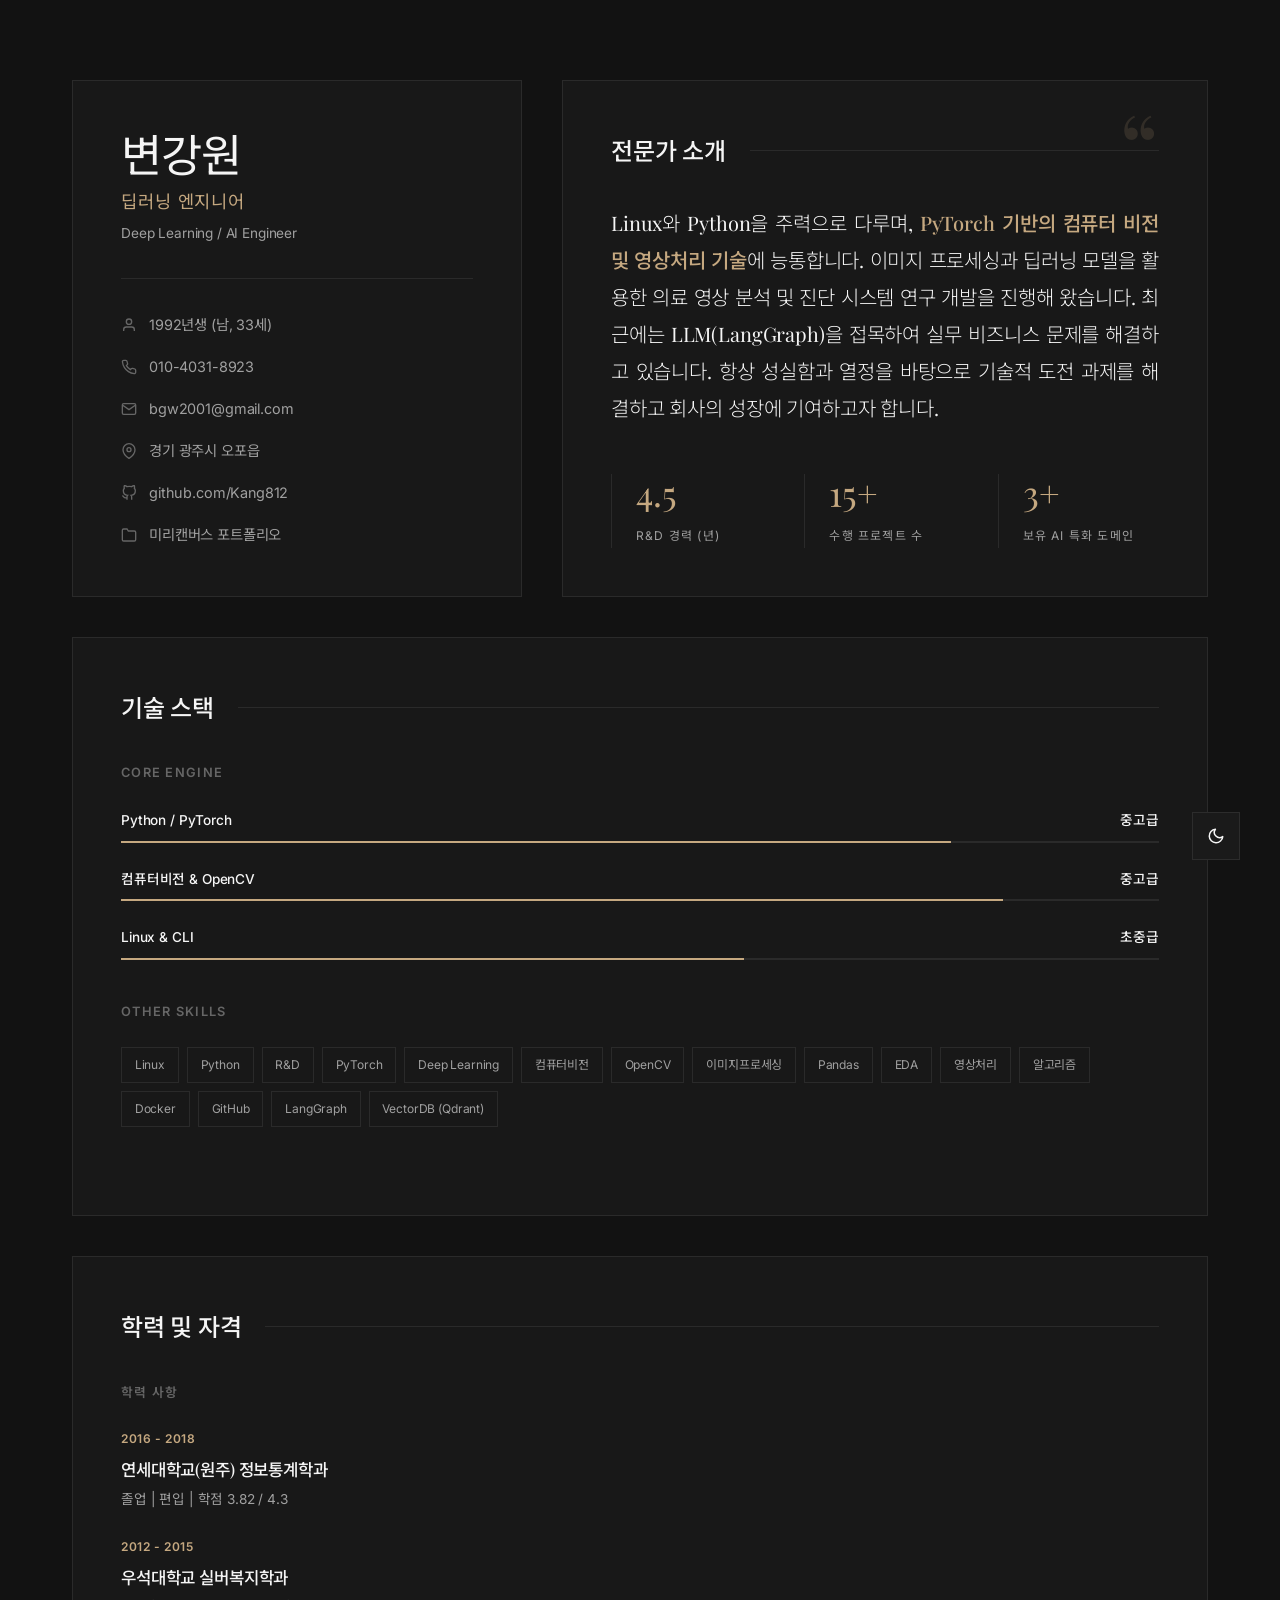
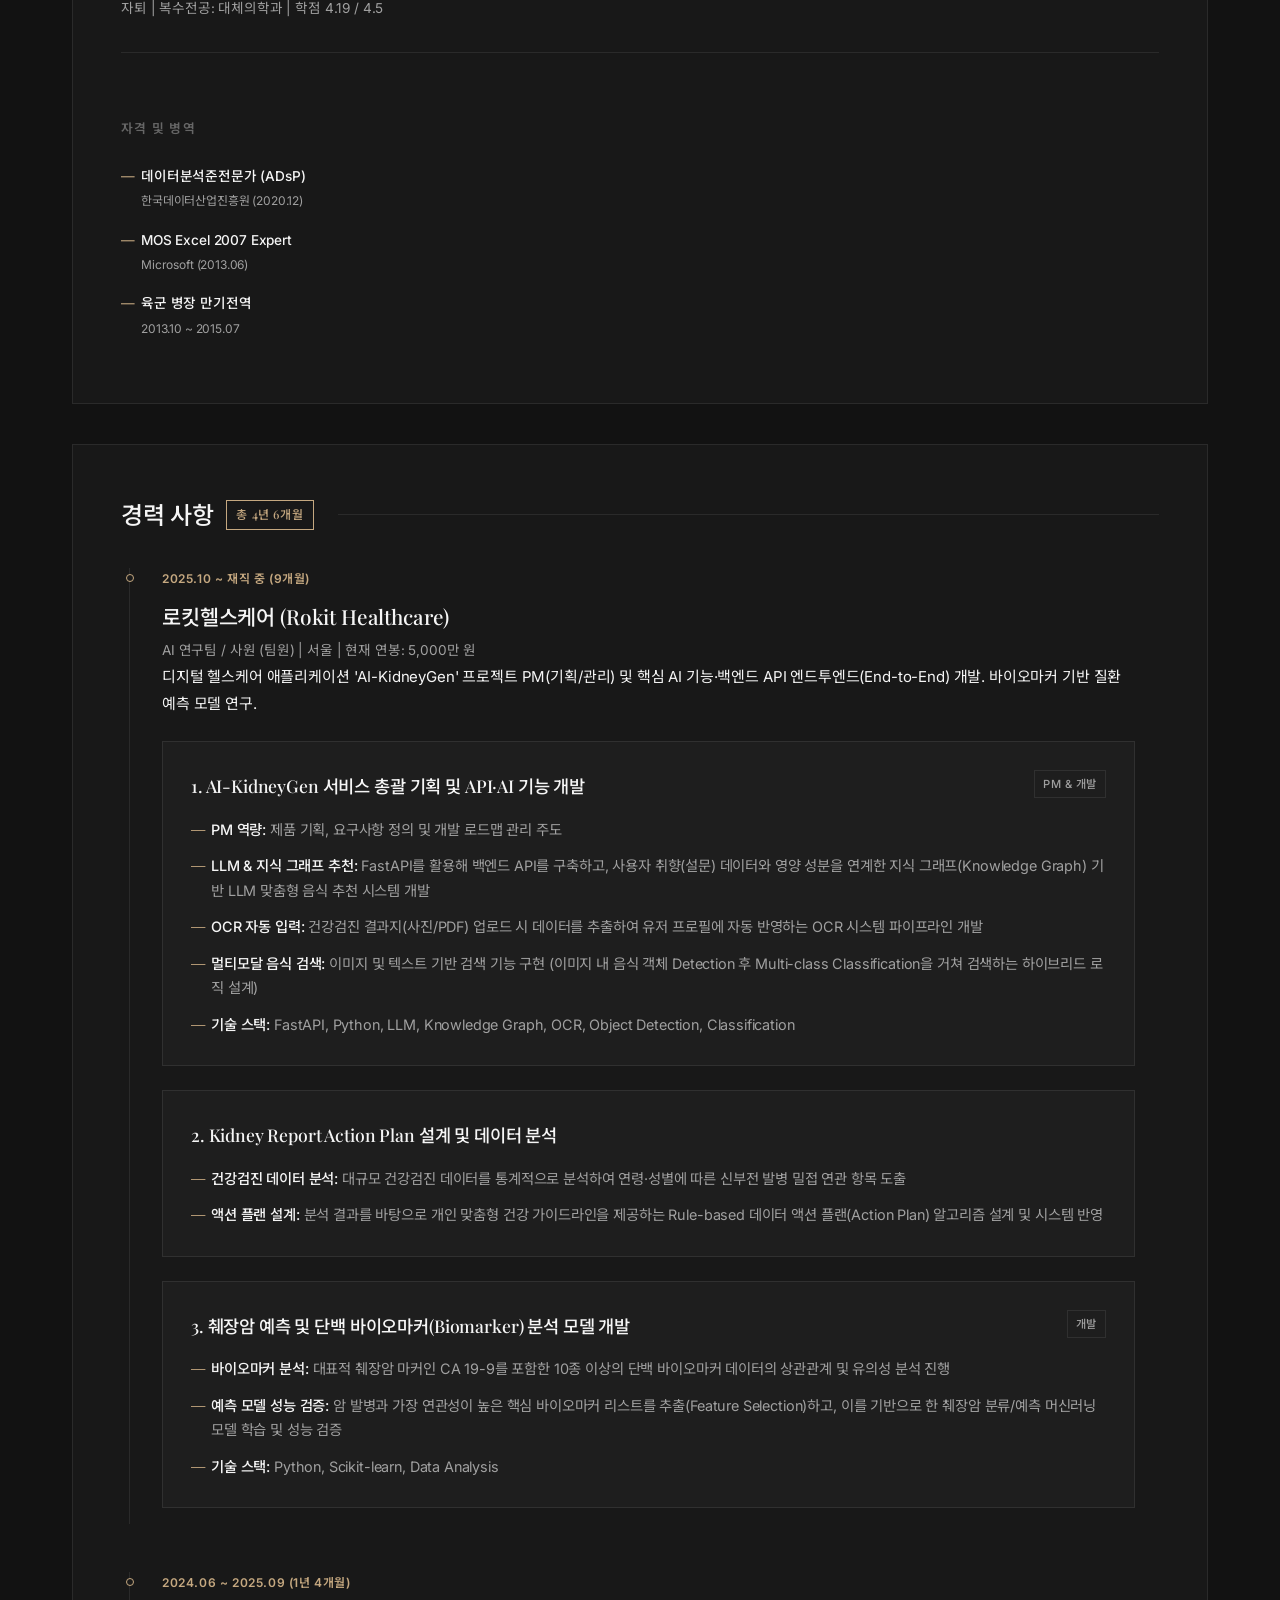
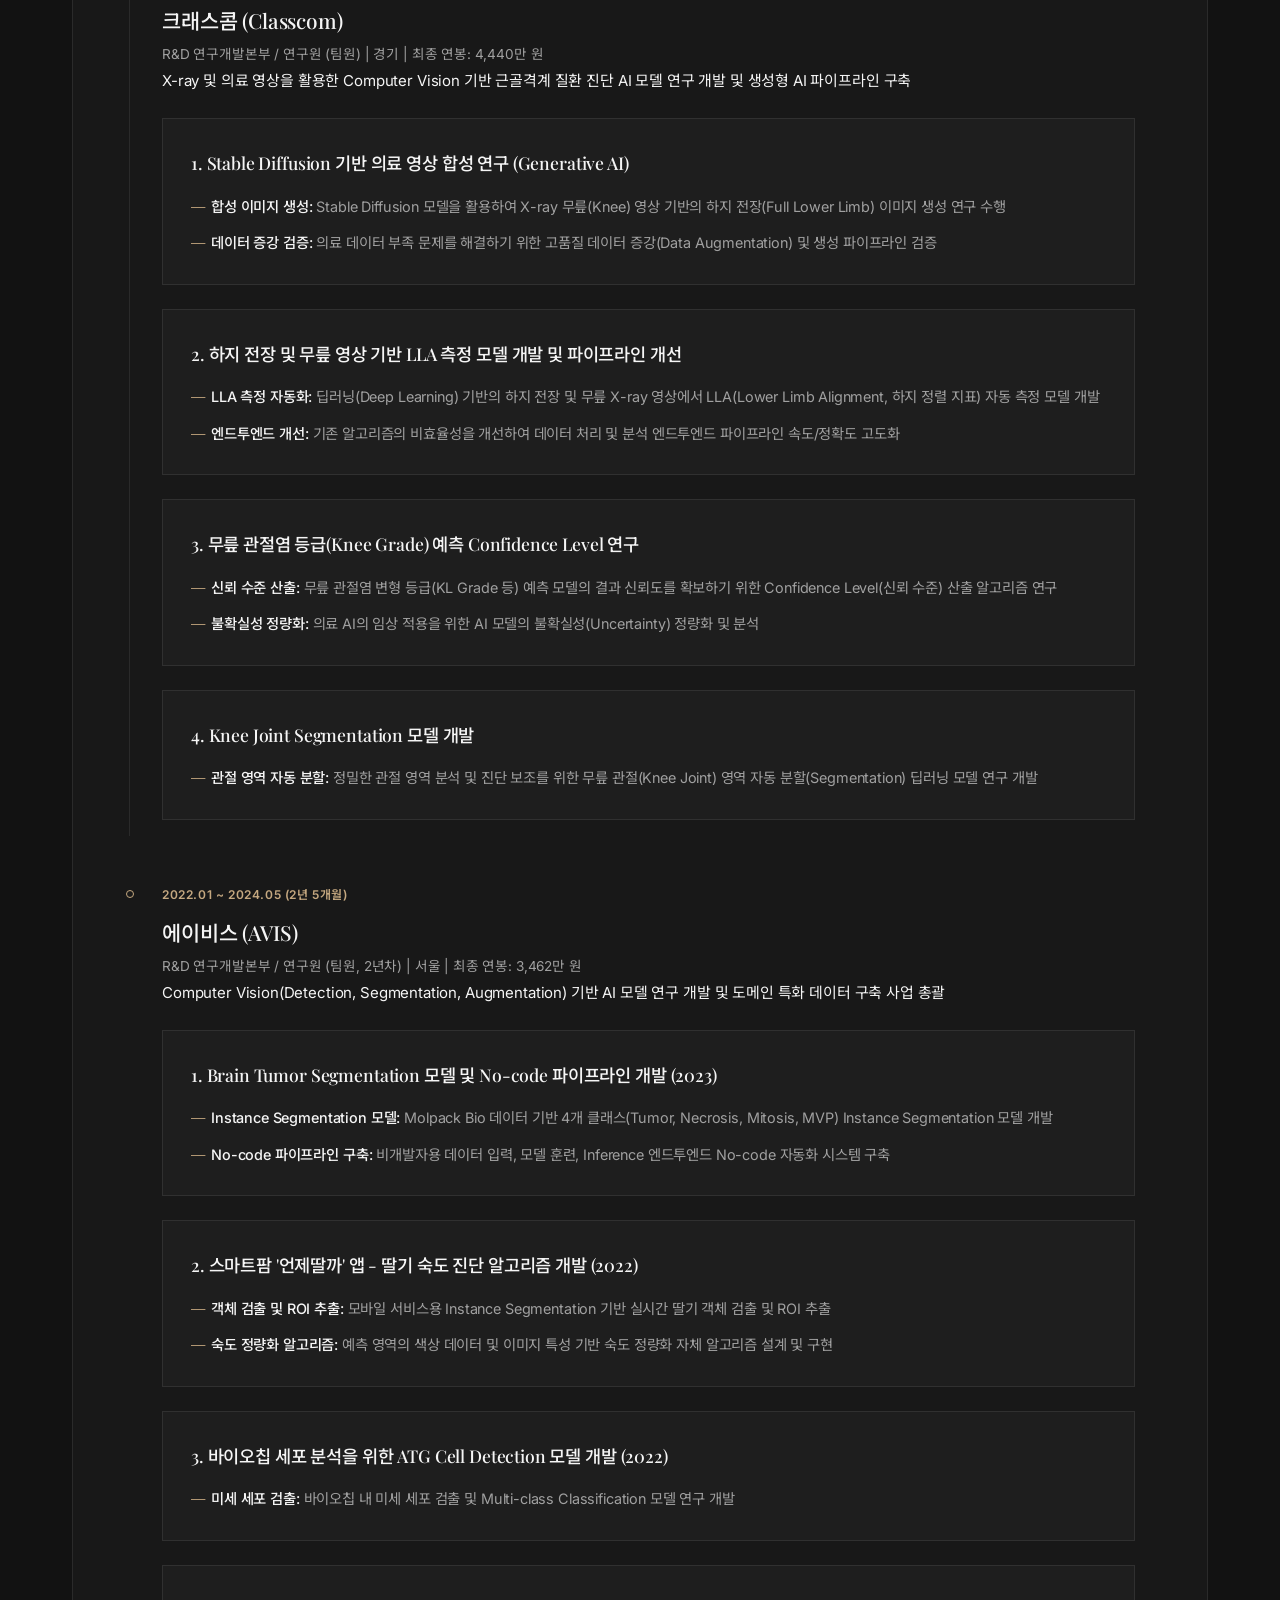
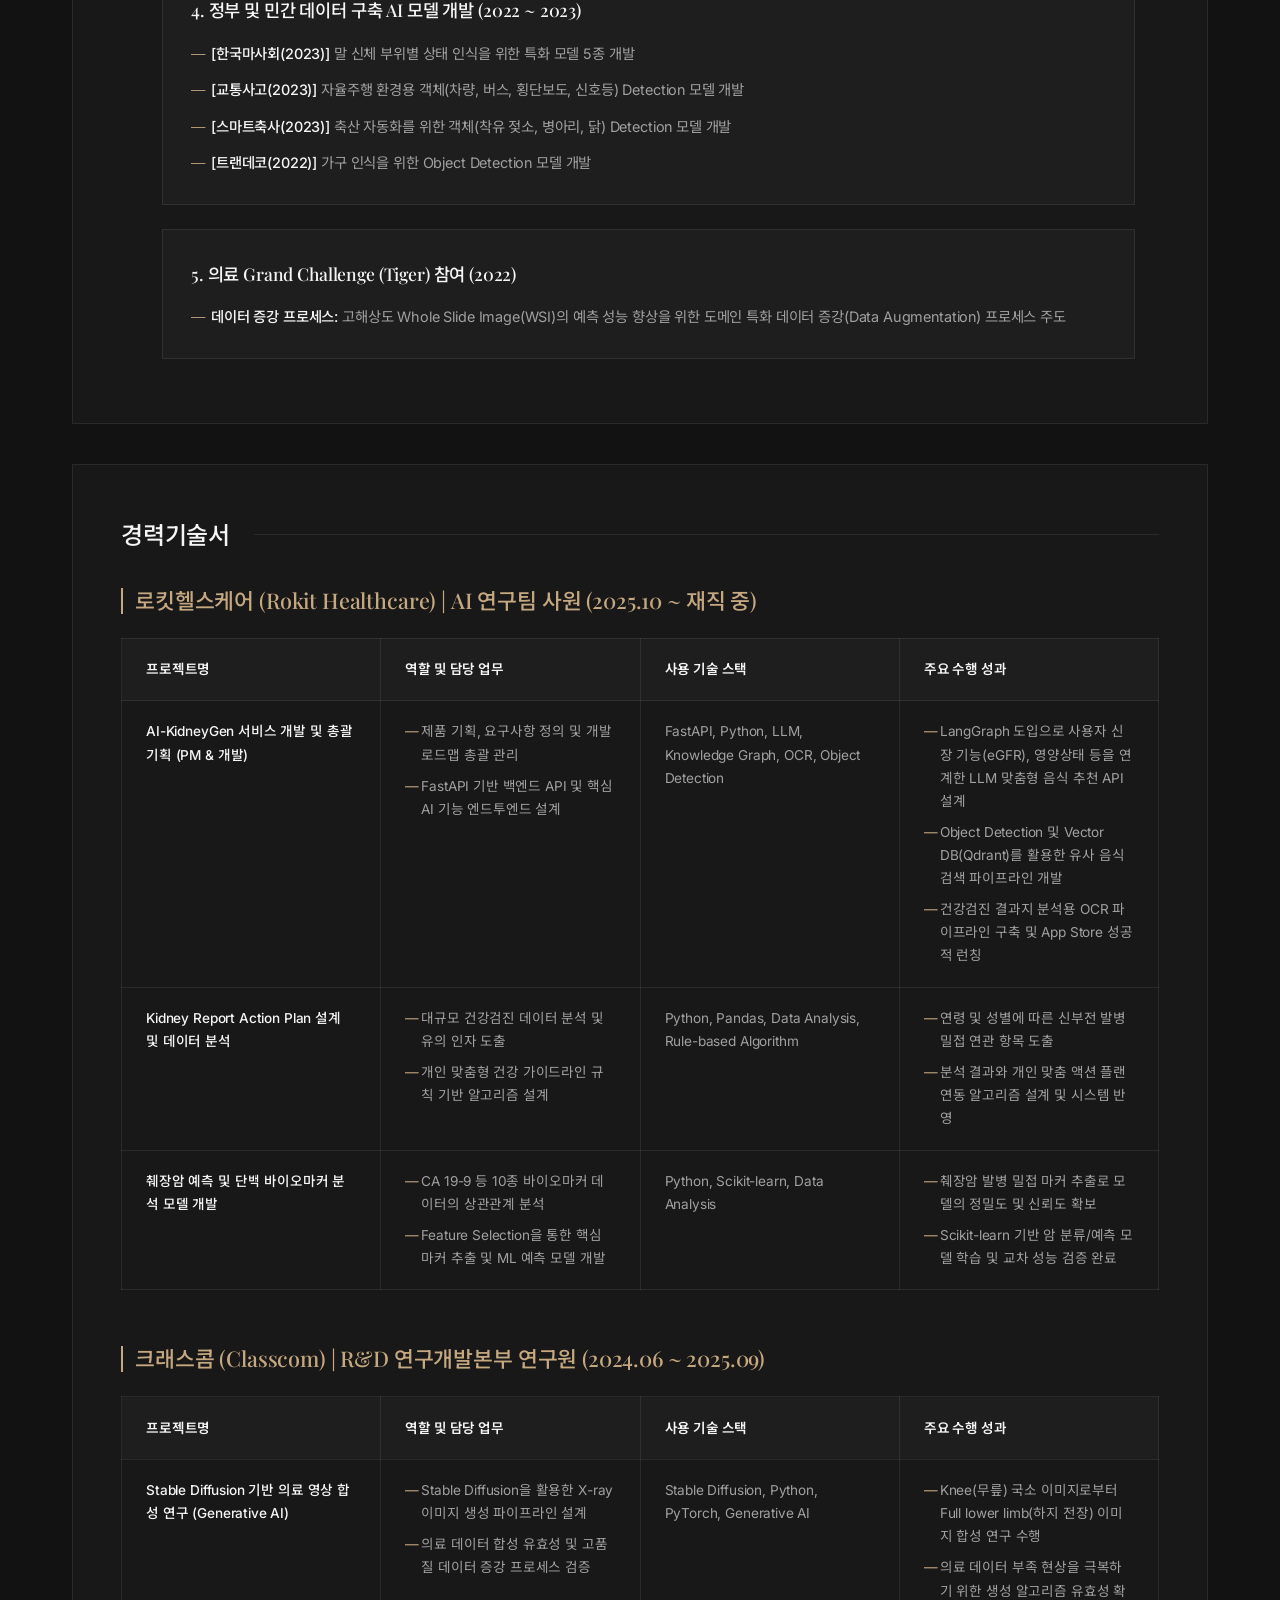
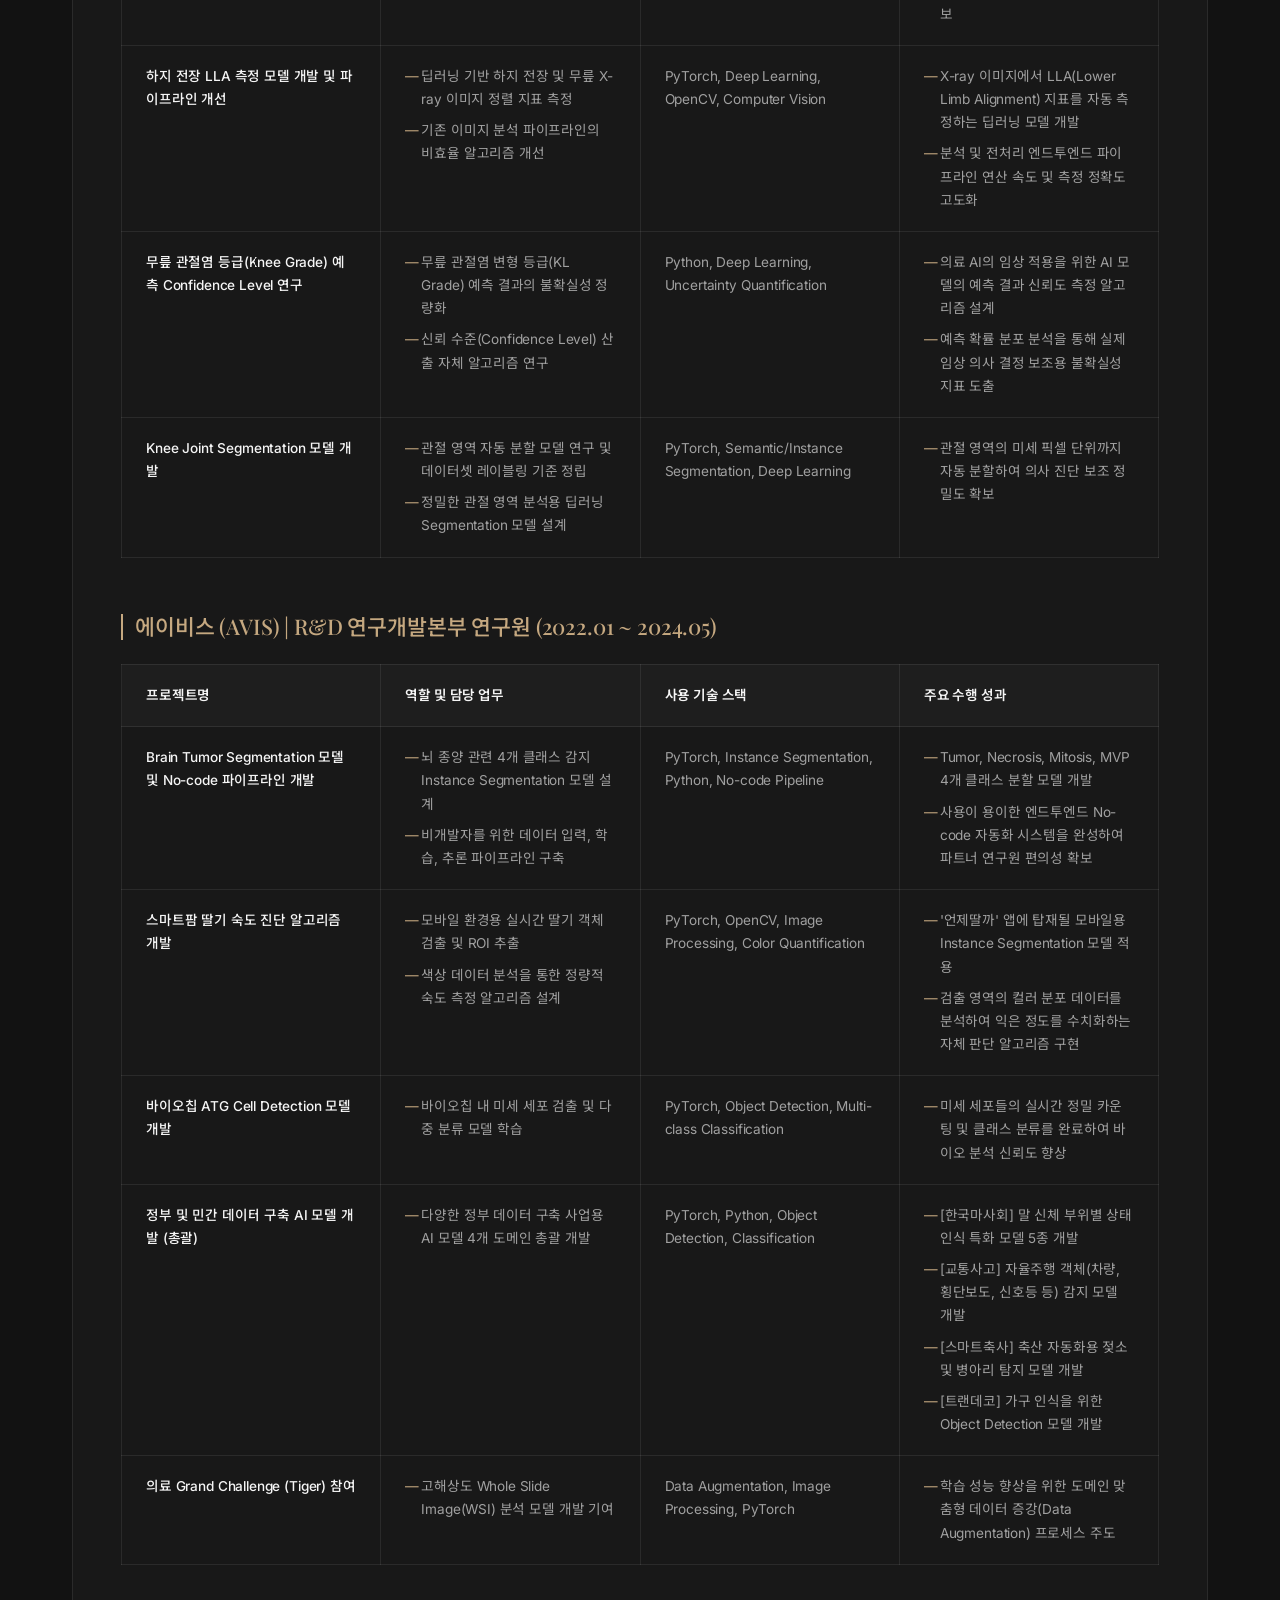
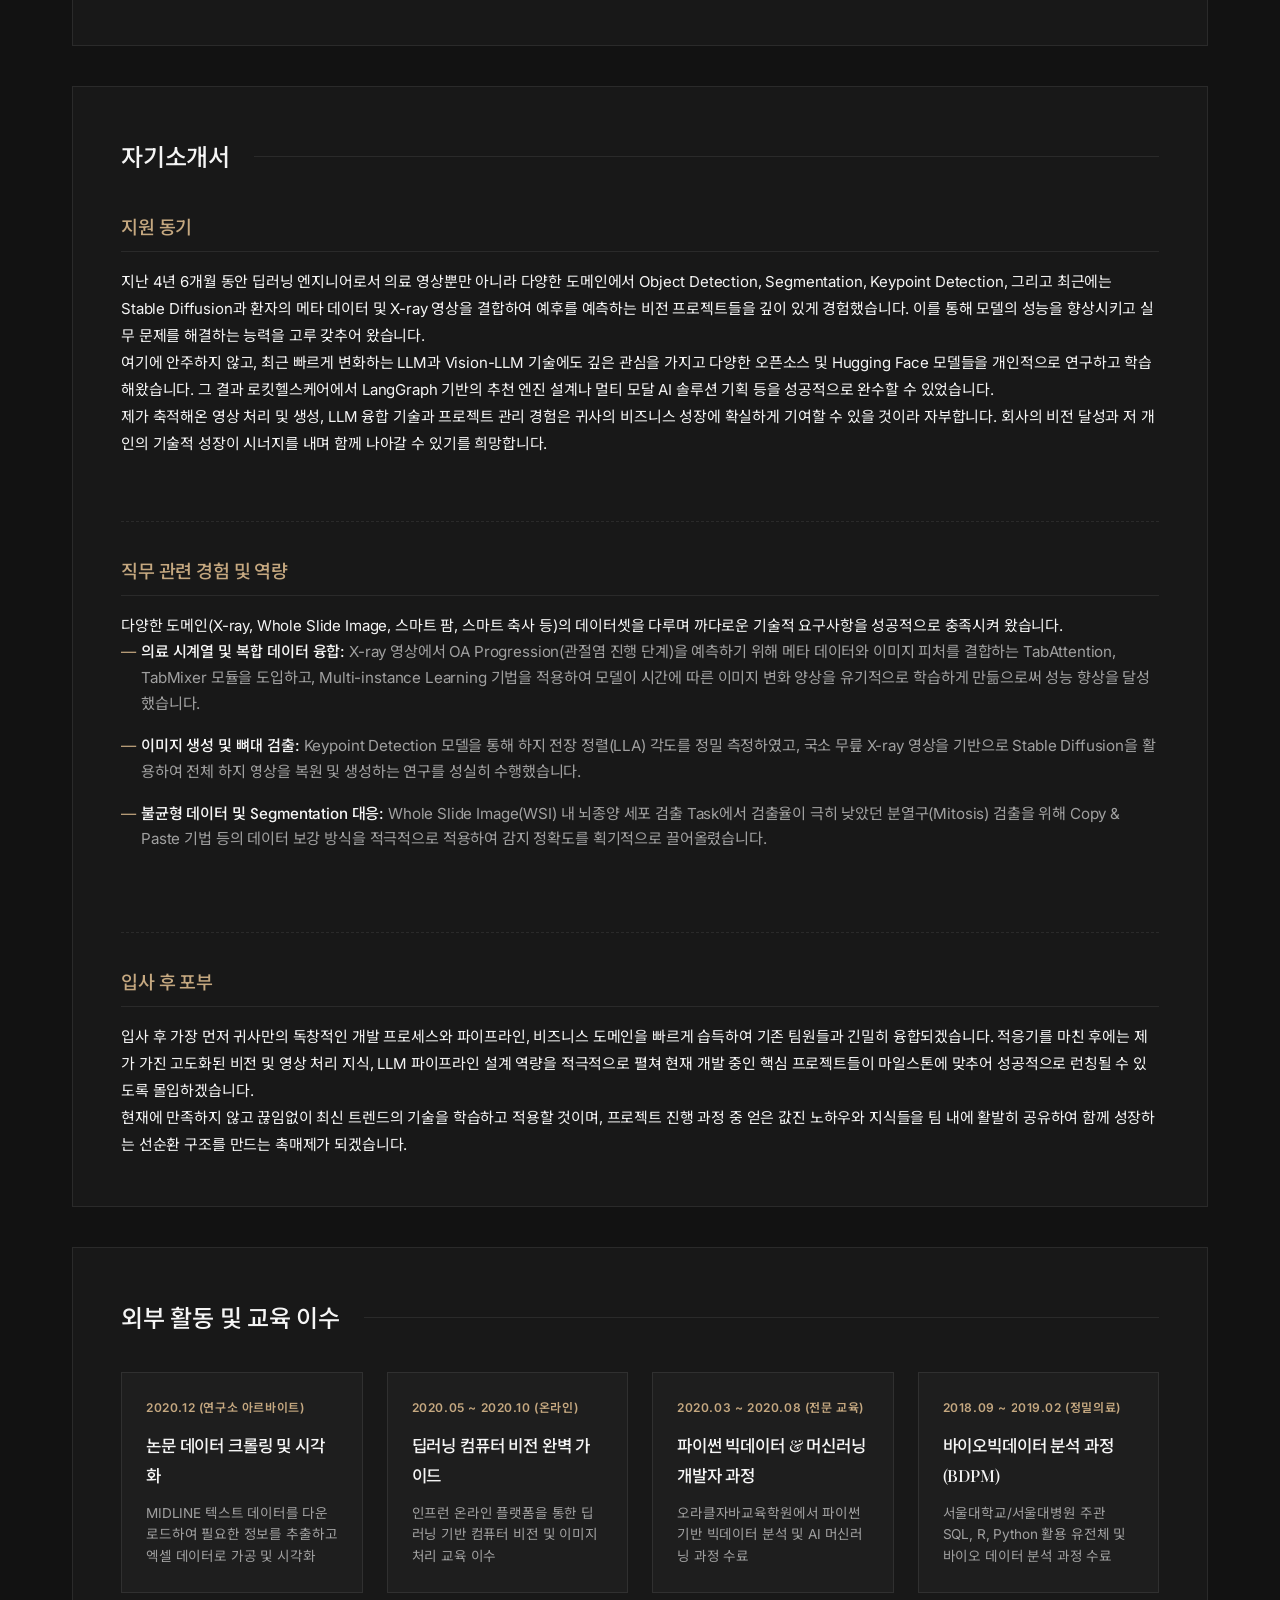
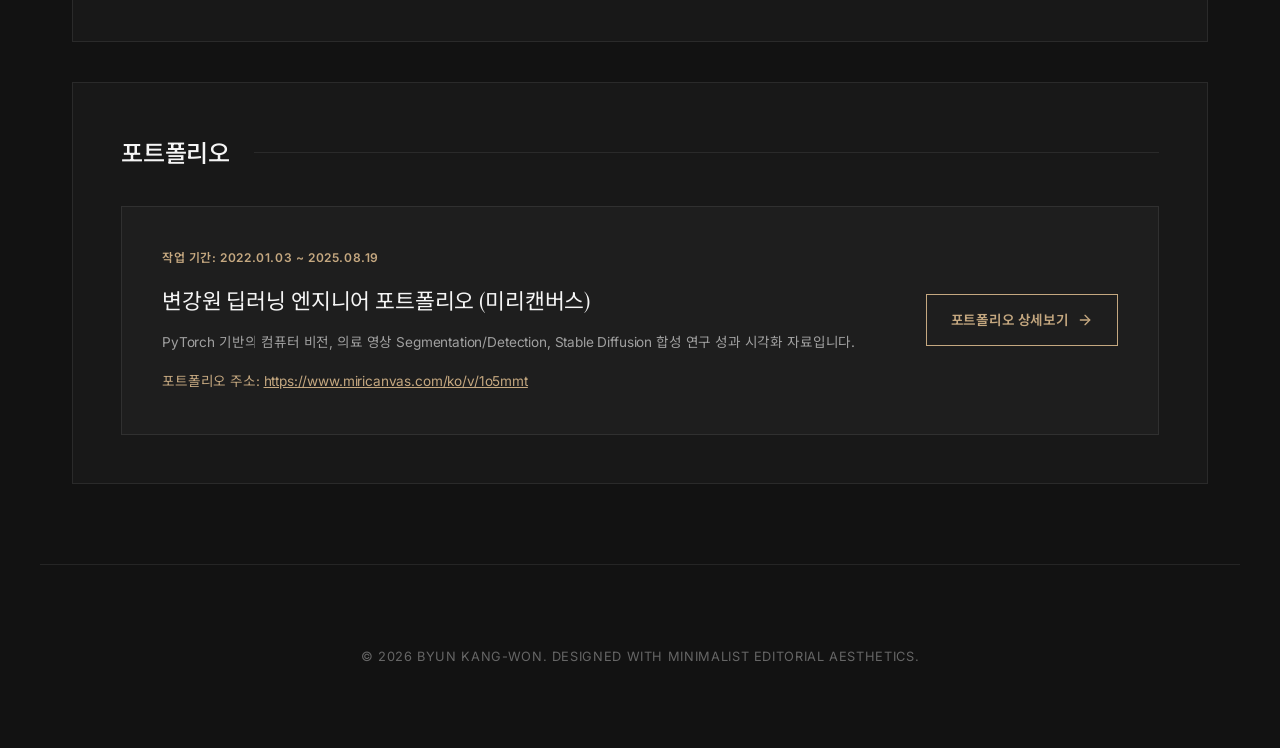
<file: index.html>
<!DOCTYPE html>
<html lang="ko">
<head>
  <meta charset="UTF-8">
  <meta name="viewport" content="width=device-width, initial-scale=1.0">
  <title>변강원 | AI &amp; Deep Learning Engineer</title>
  <!-- SEO Meta Tags -->
  <meta name="description" content="Linux와 Python을 주력으로 다루며, PyTorch 기반의 컴퓨터 비전, 영상처리 및 LLM을 다루는 딥러닝 엔지니어 변강원의 이력서 웹페이지입니다.">
  <meta name="keywords" content="딥러닝, 인공지능, PyTorch, 컴퓨터비전, 영상처리, LLM, LangGraph, 로킷헬스케어, 변강원">
  <meta name="author" content="변강원">
  
  <!-- Open Graph -->
  <meta property="og:title" content="변강원 | AI &amp; Deep Learning Engineer">
  <meta property="og:description" content="PyTorch 기반 컴퓨터 비전 및 LLM 개발 역량을 가진 딥러닝 엔지니어 변강원의 포트폴리오 이력서입니다.">
  <meta property="og:type" content="website">
  
  <!-- Fonts -->
  <link rel="preconnect" href="https://fonts.googleapis.com">
  <link rel="preconnect" href="https://fonts.gstatic.com" crossorigin>
  <link href="https://fonts.googleapis.com/css2?family=Playfair+Display:ital,wght@0,400..900;1,400..900&family=Lora:ital,wght@0,400..700;1,400..700&family=Inter:ital,wght@0,300..700;1,300..700&family=Noto+Sans+KR:wght@300;400;500;700&display=swap" rel="stylesheet">
  
  <!-- CSS Stylesheet -->
  <link rel="stylesheet" href="style.css?v=1.2">
</head>
<body class="dark-theme">

  <!-- Theme Toggle Button -->
  <button id="theme-toggle" class="theme-toggle-btn" aria-label="화면 테마 변경">
    <!-- Moon Icon -->
    <svg id="theme-moon" class="theme-icon" xmlns="http://www.w3.org/2000/svg" viewBox="0 0 24 24" fill="none" stroke="currentColor" stroke-width="2" stroke-linecap="round" stroke-linejoin="round">
      <path d="M21 12.79A9 9 0 1 1 11.21 3 7 7 0 0 0 21 12.79z"></path>
    </svg>
    <!-- Sun Icon -->
    <svg id="theme-sun" class="theme-icon hidden" xmlns="http://www.w3.org/2000/svg" viewBox="0 0 24 24" fill="none" stroke="currentColor" stroke-width="2" stroke-linecap="round" stroke-linejoin="round">
      <circle cx="12" cy="12" r="5"></circle>
      <line x1="12" y1="1" x2="12" y2="3"></line>
      <line x1="12" y1="21" x2="12" y2="23"></line>
      <line x1="4.22" y1="4.22" x2="5.64" y2="5.64"></line>
      <line x1="18.36" y1="18.36" x2="19.78" y2="19.78"></line>
      <line x1="1" y1="12" x2="3" y2="12"></line>
      <line x1="21" y1="12" x2="23" y2="12"></line>
      <line x1="4.22" y1="19.78" x2="5.64" y2="18.36"></line>
      <line x1="18.36" y1="5.64" x2="19.78" y2="4.22"></line>
    </svg>
  </button>

  <div class="bento-container">
    
    <!-- BOX 1: HERO PROFILE (Span 5) -->
    <header class="bento-card hero-card col-5">
      <div class="profile-header-group">
        <div class="name-meta">
          <h1 class="hero-name">변강원</h1>
          <p class="hero-title">딥러닝 엔지니어</p>
          <p class="hero-subtitle">Deep Learning / AI Engineer</p>
        </div>
      </div>
      
      <div class="divider-glow"></div>
      
      <ul class="meta-grid">
        <li>
          <svg class="meta-icon" xmlns="http://www.w3.org/2000/svg" viewBox="0 0 24 24" fill="none" stroke="currentColor" stroke-width="2"><path d="M20 21v-2a4 4 0 0 0-4-4H8a4 4 0 0 0-4 4v2"></path><circle cx="12" cy="7" r="4"></circle></svg>
          <span class="meta-label">1992년생 (남, 33세)</span>
        </li>
        <li>
          <a href="tel:010-4031-8923" class="meta-link">
            <svg class="meta-icon" xmlns="http://www.w3.org/2000/svg" viewBox="0 0 24 24" fill="none" stroke="currentColor" stroke-width="2"><path d="M22 16.92v3a2 2 0 0 1-2.18 2 19.79 19.79 0 0 1-8.63-3.07 19.5 19.5 0 0 1-6-6 19.79 19.79 0 0 1-3.07-8.67A2 2 0 0 1 4.11 2h3a2 2 0 0 1 2 1.72 12.84 12.84 0 0 0 .7 2.81 2 2 0 0 1-.45 2.11L8.09 9.91a16 16 0 0 0 6 6l1.27-1.27a2 2 0 0 1 2.11-.45 12.84 12.84 0 0 0 2.81.7A2 2 0 0 1 22 16.92z"></path></svg>
            <span class="meta-value">010-4031-8923</span>
          </a>
        </li>
        <li>
          <a href="mailto:bgw2001@gmail.com" class="meta-link">
            <svg class="meta-icon" xmlns="http://www.w3.org/2000/svg" viewBox="0 0 24 24" fill="none" stroke="currentColor" stroke-width="2"><path d="M4 4h16c1.1 0 2 .9 2 2v12c0 1.1-.9 2-2 2H4c-1.1 0-2-.9-2-2V6c0-1.1.9-2 2-2z"></path><polyline points="22,6 12,13 2,6"></polyline></svg>
            <span class="meta-value">bgw2001@gmail.com</span>
          </a>
        </li>
        <li>
          <svg class="meta-icon" xmlns="http://www.w3.org/2000/svg" viewBox="0 0 24 24" fill="none" stroke="currentColor" stroke-width="2"><path d="M21 10c0 7-9 13-9 13s-9-6-9-13a9 9 0 0 1 18 0z"></path><circle cx="12" cy="10" r="3"></circle></svg>
          <span class="meta-label">경기 광주시 오포읍</span>
        </li>
        <li>
          <a href="https://github.com/Kang812" target="_blank" rel="noopener noreferrer" class="meta-link">
            <svg class="meta-icon" xmlns="http://www.w3.org/2000/svg" viewBox="0 0 24 24" fill="none" stroke="currentColor" stroke-width="2"><path d="M9 19c-5 1.5-5-2.5-7-3m14 6v-3.87a3.37 3.37 0 0 0-.94-2.61c3.14-.35 6.44-1.54 6.44-7A5.44 5.44 0 0 0 20 4.77 5.07 5.07 0 0 0 19.91 1S18.73.65 16 2.48a13.38 13.38 0 0 0-7 0C6.27.65 5.09 1 5.09 1A5.07 5.07 0 0 0 5 4.77a5.44 5.44 0 0 0-1.5 3.78c0 5.42 3.3 6.61 6.44 7A3.37 3.37 0 0 0 9 18.13V22"></path></svg>
            <span class="meta-value">github.com/Kang812</span>
          </a>
        </li>
        <li>
          <a href="https://www.miricanvas.com/ko/v/1o5mmt" target="_blank" rel="noopener noreferrer" class="meta-link">
            <svg class="meta-icon" xmlns="http://www.w3.org/2000/svg" viewBox="0 0 24 24" fill="none" stroke="currentColor" stroke-width="2"><path d="M22 19a2 2 0 0 1-2 2H4a2 2 0 0 1-2-2V5a2 2 0 0 1 2-2h5l2 3h9a2 2 0 0 1 2 2z"></path></svg>
            <span class="meta-value">미리캔버스 포트폴리오</span>
          </a>
        </li>
      </ul>
    </header>
    
    <!-- BOX 2: BIO INTRO (Span 7) -->
    <section class="bento-card intro-card col-7">
      <h2 class="card-title">전문가 소개</h2>
      <div class="quote-decorator">“</div>
      <p class="bio-text">
        Linux와 Python을 주력으로 다루며, <strong>PyTorch 기반의 컴퓨터 비전 및 영상처리 기술</strong>에 능통합니다. 이미지 프로세싱과 딥러닝 모델을 활용한 의료 영상 분석 및 진단 시스템 연구 개발을 진행해 왔습니다. 최근에는 LLM(LangGraph)을 접목하여 실무 비즈니스 문제를 해결하고 있습니다. 항상 성실함과 열정을 바탕으로 기술적 도전 과제를 해결하고 회사의 성장에 기여하고자 합니다.
      </p>
      
      <div class="bio-stat-grid">
        <div class="stat-item">
          <span class="stat-num">4.5</span>
          <span class="stat-label">R&amp;D 경력 (년)</span>
        </div>
        <div class="stat-item">
          <span class="stat-num">15+</span>
          <span class="stat-label">수행 프로젝트 수</span>
        </div>
        <div class="stat-item">
          <span class="stat-num">3+</span>
          <span class="stat-label">보유 AI 특화 도메인</span>
        </div>
      </div>
    </section>

    <!-- BOX 3: TECH SKILLS (Span 12) -->
    <section class="bento-card skills-card col-12">
      <h2 class="card-title">기술 스택</h2>
      
      <div class="skill-category">
        <h3>Core Engine</h3>
        <div class="skill-bar-item">
          <div class="skill-bar-info">
            <span>Python / PyTorch</span>
            <span>중고급</span>
          </div>
          <div class="progress-track">
            <div class="progress-bar" style="width: 80%;"></div>
          </div>
        </div>
        <div class="skill-bar-item">
          <div class="skill-bar-info">
            <span>컴퓨터비전 &amp; OpenCV</span>
            <span>중고급</span>
          </div>
          <div class="progress-track">
            <div class="progress-bar" style="width: 85%;"></div>
          </div>
        </div>
        <div class="skill-bar-item">
          <div class="skill-bar-info">
            <span>Linux &amp; CLI</span>
            <span>초중급</span>
          </div>
          <div class="progress-track">
            <div class="progress-bar" style="width: 60%;"></div>
          </div>
        </div>
      </div>

      <div class="skill-category">
        <h3>Other Skills</h3>
        <div class="tag-cloud">
          <span class="tag">Linux</span>
          <span class="tag">Python</span>
          <span class="tag">R&D</span>
          <span class="tag">PyTorch</span>
          <span class="tag">Deep Learning</span>
          <span class="tag">컴퓨터비전</span>
          <span class="tag">OpenCV</span>
          <span class="tag">이미지프로세싱</span>
          <span class="tag">Pandas</span>
          <span class="tag">EDA</span>
          <span class="tag">영상처리</span>
          <span class="tag">알고리즘</span>
          <span class="tag">Docker</span>
          <span class="tag">GitHub</span>
          <span class="tag">LangGraph</span>
          <span class="tag">VectorDB (Qdrant)</span>
        </div>
      </div>
    </section>

    <!-- BOX 6: EDUCATION & CERTIFICATIONS (Span 12) -->
    <section class="bento-card edu-cert-card col-12">
      <h2 class="card-title">학력 및 자격</h2>
      
      <div class="vertical-group">
        <div class="group-section">
          <h3>학력 사항</h3>
          <div class="edu-box">
            <span class="edu-year">2016 - 2018</span>
            <h4>연세대학교(원주) 정보통계학과</h4>
            <p>졸업 | 편입 | 학점 3.82 / 4.3</p>
          </div>
          <div class="edu-box">
            <span class="edu-year">2012 - 2015</span>
            <h4>우석대학교 실버복지학과</h4>
            <p>자퇴 | 복수전공: 대체의학과 | 학점 4.19 / 4.5</p>
          </div>
        </div>
        
        <div class="divider-glow"></div>
        
        <div class="group-section">
          <h3>자격 및 병역</h3>
          <ul class="cert-bullets">
            <li>
              <strong>데이터분석준전문가 (ADsP)</strong>
              <span>한국데이터산업진흥원 (2020.12)</span>
            </li>
            <li>
              <strong>MOS Excel 2007 Expert</strong>
              <span>Microsoft (2013.06)</span>
            </li>
            <li>
              <strong>육군 병장 만기전역</strong>
              <span>2013.10 ~ 2015.07</span>
            </li>
          </ul>
        </div>
      </div>
    </section>

    <!-- BOX 4: WORK EXPERIENCE (Span 12) -->
    <section class="bento-card experience-card col-12">
      <h2 class="card-title">경력 사항 <span class="badge-total">총 4년 6개월</span></h2>
      
      <div class="static-timeline">
        
        <!-- Experience 1 -->
        <div class="exp-timeline-item">
          <div class="exp-marker"></div>
          <div class="exp-meta">
            <span class="exp-date">2025.10 ~ 재직 중 (9개월)</span>
            <h3 class="exp-company">로킷헬스케어 (Rokit Healthcare)</h3>
            <p class="exp-position">AI 연구팀 / 사원 (팀원) | 서울 | 현재 연봉: 5,000만 원</p>
            <p class="exp-summary">디지털 헬스케어 애플리케이션 'AI-KidneyGen' 프로젝트 PM(기획/관리) 및 핵심 AI 기능·백엔드 API 엔드투엔드(End-to-End) 개발. 바이오마커 기반 질환 예측 모델 연구.</p>
          </div>
          
          <div class="exp-projects">
            <div class="exp-project-box">
              <span class="project-role">PM &amp; 개발</span>
              <h4>1. AI-KidneyGen 서비스 총괄 기획 및 API·AI 기능 개발</h4>
              <ul class="project-bullets">
                <li><strong>PM 역량:</strong> 제품 기획, 요구사항 정의 및 개발 로드맵 관리 주도</li>
                <li><strong>LLM &amp; 지식 그래프 추천:</strong> FastAPI를 활용해 백엔드 API를 구축하고, 사용자 취향(설문) 데이터와 영양 성분을 연계한 지식 그래프(Knowledge Graph) 기반 LLM 맞춤형 음식 추천 시스템 개발</li>
                <li><strong>OCR 자동 입력:</strong> 건강검진 결과지(사진/PDF) 업로드 시 데이터를 추출하여 유저 프로필에 자동 반영하는 OCR 시스템 파이프라인 개발</li>
                <li><strong>멀티모달 음식 검색:</strong> 이미지 및 텍스트 기반 검색 기능 구현 (이미지 내 음식 객체 Detection 후 Multi-class Classification을 거쳐 검색하는 하이브리드 로직 설계)</li>
                <li><strong>기술 스택:</strong> FastAPI, Python, LLM, Knowledge Graph, OCR, Object Detection, Classification</li>
              </ul>
            </div>
            
            <div class="exp-project-box" style="margin-top: 1rem;">
              <h4>2. Kidney Report Action Plan 설계 및 데이터 분석</h4>
              <ul class="project-bullets">
                <li><strong>건강검진 데이터 분석:</strong> 대규모 건강검진 데이터를 통계적으로 분석하여 연령·성별에 따른 신부전 발병 밀접 연관 항목 도출</li>
                <li><strong>액션 플랜 설계:</strong> 분석 결과를 바탕으로 개인 맞춤형 건강 가이드라인을 제공하는 Rule-based 데이터 액션 플랜(Action Plan) 알고리즘 설계 및 시스템 반영</li>
              </ul>
            </div>

            <div class="exp-project-box" style="margin-top: 1rem;">
              <span class="project-role">개발</span>
              <h4>3. 췌장암 예측 및 단백 바이오마커(Biomarker) 분석 모델 개발</h4>
              <ul class="project-bullets">
                <li><strong>바이오마커 분석:</strong> 대표적 췌장암 마커인 CA 19-9를 포함한 10종 이상의 단백 바이오마커 데이터의 상관관계 및 유의성 분석 진행</li>
                <li><strong>예측 모델 성능 검증:</strong> 암 발병과 가장 연관성이 높은 핵심 바이오마커 리스트를 추출(Feature Selection)하고, 이를 기반으로 한 췌장암 분류/예측 머신러닝 모델 학습 및 성능 검증</li>
                <li><strong>기술 스택:</strong> Python, Scikit-learn, Data Analysis</li>
              </ul>
            </div>
          </div>
        </div>
        
        <!-- Experience 2 -->
        <div class="exp-timeline-item">
          <div class="exp-marker"></div>
          <div class="exp-meta">
            <span class="exp-date">2024.06 ~ 2025.09 (1년 4개월)</span>
            <h3 class="exp-company">크래스콤 (Classcom)</h3>
            <p class="exp-position">R&amp;D 연구개발본부 / 연구원 (팀원) | 경기 | 최종 연봉: 4,440만 원</p>
            <p class="exp-summary">X-ray 및 의료 영상을 활용한 Computer Vision 기반 근골격계 질환 진단 AI 모델 연구 개발 및 생성형 AI 파이프라인 구축</p>
          </div>
          
          <div class="exp-projects">
            <div class="exp-project-box">
              <h4>1. Stable Diffusion 기반 의료 영상 합성 연구 (Generative AI)</h4>
              <ul class="project-bullets">
                <li><strong>합성 이미지 생성:</strong> Stable Diffusion 모델을 활용하여 X-ray 무릎(Knee) 영상 기반의 하지 전장(Full Lower Limb) 이미지 생성 연구 수행</li>
                <li><strong>데이터 증강 검증:</strong> 의료 데이터 부족 문제를 해결하기 위한 고품질 데이터 증강(Data Augmentation) 및 생성 파이프라인 검증</li>
              </ul>
            </div>
            
            <div class="exp-project-box" style="margin-top: 1rem;">
              <h4>2. 하지 전장 및 무릎 영상 기반 LLA 측정 모델 개발 및 파이프라인 개선</h4>
              <ul class="project-bullets">
                <li><strong>LLA 측정 자동화:</strong> 딥러닝(Deep Learning) 기반의 하지 전장 및 무릎 X-ray 영상에서 LLA(Lower Limb Alignment, 하지 정렬 지표) 자동 측정 모델 개발</li>
                <li><strong>엔드투엔드 개선:</strong> 기존 알고리즘의 비효율성을 개선하여 데이터 처리 및 분석 엔드투엔드 파이프라인 속도/정확도 고도화</li>
              </ul>
            </div>
            
            <div class="exp-project-box" style="margin-top: 1rem;">
              <h4>3. 무릎 관절염 등급(Knee Grade) 예측 Confidence Level 연구</h4>
              <ul class="project-bullets">
                <li><strong>신뢰 수준 산출:</strong> 무릎 관절염 변형 등급(KL Grade 등) 예측 모델의 결과 신뢰도를 확보하기 위한 Confidence Level(신뢰 수준) 산출 알고리즘 연구</li>
                <li><strong>불확실성 정량화:</strong> 의료 AI의 임상 적용을 위한 AI 모델의 불확실성(Uncertainty) 정량화 및 분석</li>
              </ul>
            </div>
            
            <div class="exp-project-box" style="margin-top: 1rem;">
              <h4>4. Knee Joint Segmentation 모델 개발</h4>
              <ul class="project-bullets">
                <li><strong>관절 영역 자동 분할:</strong> 정밀한 관절 영역 분석 및 진단 보조를 위한 무릎 관절(Knee Joint) 영역 자동 분할(Segmentation) 딥러닝 모델 연구 개발</li>
              </ul>
            </div>
          </div>
        </div>
        
        <!-- Experience 3 -->
        <div class="exp-timeline-item">
          <div class="exp-marker"></div>
          <div class="exp-meta">
            <span class="exp-date">2022.01 ~ 2024.05 (2년 5개월)</span>
            <h3 class="exp-company">에이비스 (AVIS)</h3>
            <p class="exp-position">R&amp;D 연구개발본부 / 연구원 (팀원, 2년차) | 서울 | 최종 연봉: 3,462만 원</p>
            <p class="exp-summary">Computer Vision(Detection, Segmentation, Augmentation) 기반 AI 모델 연구 개발 및 도메인 특화 데이터 구축 사업 총괄</p>
          </div>
          
          <div class="exp-projects">
            <div class="exp-project-box">
              <h4>1. Brain Tumor Segmentation 모델 및 No-code 파이프라인 개발 (2023)</h4>
              <ul class="project-bullets">
                <li><strong>Instance Segmentation 모델:</strong> Molpack Bio 데이터 기반 4개 클래스(Tumor, Necrosis, Mitosis, MVP) Instance Segmentation 모델 개발</li>
                <li><strong>No-code 파이프라인 구축:</strong> 비개발자용 데이터 입력, 모델 훈련, Inference 엔드투엔드 No-code 자동화 시스템 구축</li>
              </ul>
            </div>
            
            <div class="exp-project-box" style="margin-top: 1rem;">
              <h4>2. 스마트팜 '언제딸까' 앱 - 딸기 숙도 진단 알고리즘 개발 (2022)</h4>
              <ul class="project-bullets">
                <li><strong>객체 검출 및 ROI 추출:</strong> 모바일 서비스용 Instance Segmentation 기반 실시간 딸기 객체 검출 및 ROI 추출</li>
                <li><strong>숙도 정량화 알고리즘:</strong> 예측 영역의 색상 데이터 및 이미지 특성 기반 숙도 정량화 자체 알고리즘 설계 및 구현</li>
              </ul>
            </div>
            
            <div class="exp-project-box" style="margin-top: 1rem;">
              <h4>3. 바이오칩 세포 분석을 위한 ATG Cell Detection 모델 개발 (2022)</h4>
              <ul class="project-bullets">
                <li><strong>미세 세포 검출:</strong> 바이오칩 내 미세 세포 검출 및 Multi-class Classification 모델 연구 개발</li>
              </ul>
            </div>
            
            <div class="exp-project-box" style="margin-top: 1rem;">
              <h4>4. 정부 및 민간 데이터 구축 AI 모델 개발 (2022 ~ 2023)</h4>
              <ul class="project-bullets">
                <li><strong>[한국마사회(2023)]</strong> 말 신체 부위별 상태 인식을 위한 특화 모델 5종 개발</li>
                <li><strong>[교통사고(2023)]</strong> 자율주행 환경용 객체(차량, 버스, 횡단보도, 신호등) Detection 모델 개발</li>
                <li><strong>[스마트축사(2023)]</strong> 축산 자동화를 위한 객체(착유 젖소, 병아리, 닭) Detection 모델 개발</li>
                <li><strong>[트랜데코(2022)]</strong> 가구 인식을 위한 Object Detection 모델 개발</li>
              </ul>
            </div>
            
            <div class="exp-project-box" style="margin-top: 1rem;">
              <h4>5. 의료 Grand Challenge (Tiger) 참여 (2022)</h4>
              <ul class="project-bullets">
                <li><strong>데이터 증강 프로세스:</strong> 고해상도 Whole Slide Image(WSI)의 예측 성능 향상을 위한 도메인 특화 데이터 증강(Data Augmentation) 프로세스 주도</li>
              </ul>
            </div>
          </div>
        </div>
        
      </div>
    </section>

    <!-- BOX 9: CAREER DESCRIPTION (Span 12) -->
    <section class="bento-card career-desc-card col-12">
      <h2 class="card-title">경력기술서</h2>
      
      <div class="static-career-description">
        
        <!-- 1. 로킷헬스케어 -->
        <div class="desc-company-section">
          <h3 class="desc-company-title">로킷헬스케어 (Rokit Healthcare) | AI 연구팀 사원 (2025.10 ~ 재직 중)</h3>
          
          <table class="career-desc-table">
            <thead>
              <tr>
                <th>프로젝트명</th>
                <th>역할 및 담당 업무</th>
                <th>사용 기술 스택</th>
                <th>주요 수행 성과</th>
              </tr>
            </thead>
            <tbody>
              <tr>
                <td><strong>AI-KidneyGen 서비스 개발 및 총괄 기획 (PM &amp; 개발)</strong></td>
                <td>
                  <ul>
                    <li>제품 기획, 요구사항 정의 및 개발 로드맵 총괄 관리</li>
                    <li>FastAPI 기반 백엔드 API 및 핵심 AI 기능 엔드투엔드 설계</li>
                  </ul>
                </td>
                <td>FastAPI, Python, LLM, Knowledge Graph, OCR, Object Detection</td>
                <td>
                  <ul>
                    <li>LangGraph 도입으로 사용자 신장 기능(eGFR), 영양상태 등을 연계한 LLM 맞춤형 음식 추천 API 설계</li>
                    <li>Object Detection 및 Vector DB(Qdrant)를 활용한 유사 음식 검색 파이프라인 개발</li>
                    <li>건강검진 결과지 분석용 OCR 파이프라인 구축 및 App Store 성공적 런칭</li>
                  </ul>
                </td>
              </tr>
              <tr>
                <td><strong>Kidney Report Action Plan 설계 및 데이터 분석</strong></td>
                <td>
                  <ul>
                    <li>대규모 건강검진 데이터 분석 및 유의 인자 도출</li>
                    <li>개인 맞춤형 건강 가이드라인 규칙 기반 알고리즘 설계</li>
                  </ul>
                </td>
                <td>Python, Pandas, Data Analysis, Rule-based Algorithm</td>
                <td>
                  <ul>
                    <li>연령 및 성별에 따른 신부전 발병 밀접 연관 항목 도출</li>
                    <li>분석 결과와 개인 맞춤 액션 플랜 연동 알고리즘 설계 및 시스템 반영</li>
                  </ul>
                </td>
              </tr>
              <tr>
                <td><strong>췌장암 예측 및 단백 바이오마커 분석 모델 개발</strong></td>
                <td>
                  <ul>
                    <li>CA 19-9 등 10종 바이오마커 데이터의 상관관계 분석</li>
                    <li>Feature Selection을 통한 핵심 마커 추출 및 ML 예측 모델 개발</li>
                  </ul>
                </td>
                <td>Python, Scikit-learn, Data Analysis</td>
                <td>
                  <ul>
                    <li>췌장암 발병 밀접 마커 추출로 모델의 정밀도 및 신뢰도 확보</li>
                    <li>Scikit-learn 기반 암 분류/예측 모델 학습 및 교차 성능 검증 완료</li>
                  </ul>
                </td>
              </tr>
            </tbody>
          </table>
        </div>

        <!-- 2. 크래스콤 -->
        <div class="desc-company-section" style="margin-top: 3rem;">
          <h3 class="desc-company-title">크래스콤 (Classcom) | R&amp;D 연구개발본부 연구원 (2024.06 ~ 2025.09)</h3>
          
          <table class="career-desc-table">
            <thead>
              <tr>
                <th>프로젝트명</th>
                <th>역할 및 담당 업무</th>
                <th>사용 기술 스택</th>
                <th>주요 수행 성과</th>
              </tr>
            </thead>
            <tbody>
              <tr>
                <td><strong>Stable Diffusion 기반 의료 영상 합성 연구 (Generative AI)</strong></td>
                <td>
                  <ul>
                    <li>Stable Diffusion을 활용한 X-ray 이미지 생성 파이프라인 설계</li>
                    <li>의료 데이터 합성 유효성 및 고품질 데이터 증강 프로세스 검증</li>
                  </ul>
                </td>
                <td>Stable Diffusion, Python, PyTorch, Generative AI</td>
                <td>
                  <ul>
                    <li>Knee(무릎) 국소 이미지로부터 Full lower limb(하지 전장) 이미지 합성 연구 수행</li>
                    <li>의료 데이터 부족 현상을 극복하기 위한 생성 알고리즘 유효성 확보</li>
                  </ul>
                </td>
              </tr>
              <tr>
                <td><strong>하지 전장 LLA 측정 모델 개발 및 파이프라인 개선</strong></td>
                <td>
                  <ul>
                    <li>딥러닝 기반 하지 전장 및 무릎 X-ray 이미지 정렬 지표 측정</li>
                    <li>기존 이미지 분석 파이프라인의 비효율 알고리즘 개선</li>
                  </ul>
                </td>
                <td>PyTorch, Deep Learning, OpenCV, Computer Vision</td>
                <td>
                  <ul>
                    <li>X-ray 이미지에서 LLA(Lower Limb Alignment) 지표를 자동 측정하는 딥러닝 모델 개발</li>
                    <li>분석 및 전처리 엔드투엔드 파이프라인 연산 속도 및 측정 정확도 고도화</li>
                  </ul>
                </td>
              </tr>
              <tr>
                <td><strong>무릎 관절염 등급(Knee Grade) 예측 Confidence Level 연구</strong></td>
                <td>
                  <ul>
                    <li>무릎 관절염 변형 등급(KL Grade) 예측 결과의 불확실성 정량화</li>
                    <li>신뢰 수준(Confidence Level) 산출 자체 알고리즘 연구</li>
                  </ul>
                </td>
                <td>Python, Deep Learning, Uncertainty Quantification</td>
                <td>
                  <ul>
                    <li>의료 AI의 임상 적용을 위한 AI 모델의 예측 결과 신뢰도 측정 알고리즘 설계</li>
                    <li>예측 확률 분포 분석을 통해 실제 임상 의사 결정 보조용 불확실성 지표 도출</li>
                  </ul>
                </td>
              </tr>
              <tr>
                <td><strong>Knee Joint Segmentation 모델 개발</strong></td>
                <td>
                  <ul>
                    <li>관절 영역 자동 분할 모델 연구 및 데이터셋 레이블링 기준 정립</li>
                    <li>정밀한 관절 영역 분석용 딥러닝 Segmentation 모델 설계</li>
                  </ul>
                </td>
                <td>PyTorch, Semantic/Instance Segmentation, Deep Learning</td>
                <td>
                  <ul>
                    <li>관절 영역의 미세 픽셀 단위까지 자동 분할하여 의사 진단 보조 정밀도 확보</li>
                  </ul>
                </td>
              </tr>
            </tbody>
          </table>
        </div>

        <!-- 3. 에이비스 -->
        <div class="desc-company-section" style="margin-top: 3rem;">
          <h3 class="desc-company-title">에이비스 (AVIS) | R&amp;D 연구개발본부 연구원 (2022.01 ~ 2024.05)</h3>
          
          <table class="career-desc-table">
            <thead>
              <tr>
                <th>프로젝트명</th>
                <th>역할 및 담당 업무</th>
                <th>사용 기술 스택</th>
                <th>주요 수행 성과</th>
              </tr>
            </thead>
            <tbody>
              <tr>
                <td><strong>Brain Tumor Segmentation 모델 및 No-code 파이프라인 개발</strong></td>
                <td>
                  <ul>
                    <li>뇌 종양 관련 4개 클래스 감지 Instance Segmentation 모델 설계</li>
                    <li>비개발자를 위한 데이터 입력, 학습, 추론 파이프라인 구축</li>
                  </ul>
                </td>
                <td>PyTorch, Instance Segmentation, Python, No-code Pipeline</td>
                <td>
                  <ul>
                    <li>Tumor, Necrosis, Mitosis, MVP 4개 클래스 분할 모델 개발</li>
                    <li>사용이 용이한 엔드투엔드 No-code 자동화 시스템을 완성하여 파트너 연구원 편의성 확보</li>
                  </ul>
                </td>
              </tr>
              <tr>
                <td><strong>스마트팜 딸기 숙도 진단 알고리즘 개발</strong></td>
                <td>
                  <ul>
                    <li>모바일 환경용 실시간 딸기 객체 검출 및 ROI 추출</li>
                    <li>색상 데이터 분석을 통한 정량적 숙도 측정 알고리즘 설계</li>
                  </ul>
                </td>
                <td>PyTorch, OpenCV, Image Processing, Color Quantification</td>
                <td>
                  <ul>
                    <li>'언제딸까' 앱에 탑재될 모바일용 Instance Segmentation 모델 적용</li>
                    <li>검출 영역의 컬러 분포 데이터를 분석하여 익은 정도를 수치화하는 자체 판단 알고리즘 구현</li>
                  </ul>
                </td>
              </tr>
              <tr>
                <td><strong>바이오칩 ATG Cell Detection 모델 개발</strong></td>
                <td>
                  <ul>
                    <li>바이오칩 내 미세 세포 검출 및 다중 분류 모델 학습</li>
                  </ul>
                </td>
                <td>PyTorch, Object Detection, Multi-class Classification</td>
                <td>
                  <ul>
                    <li>미세 세포들의 실시간 정밀 카운팅 및 클래스 분류를 완료하여 바이오 분석 신뢰도 향상</li>
                  </ul>
                </td>
              </tr>
              <tr>
                <td><strong>정부 및 민간 데이터 구축 AI 모델 개발 (총괄)</strong></td>
                <td>
                  <ul>
                    <li>다양한 정부 데이터 구축 사업용 AI 모델 4개 도메인 총괄 개발</li>
                  </ul>
                </td>
                <td>PyTorch, Python, Object Detection, Classification</td>
                <td>
                  <ul>
                    <li>[한국마사회] 말 신체 부위별 상태 인식 특화 모델 5종 개발</li>
                    <li>[교통사고] 자율주행 객체(차량, 횡단보도, 신호등 등) 감지 모델 개발</li>
                    <li>[스마트축사] 축산 자동화용 젖소 및 병아리 탐지 모델 개발</li>
                    <li>[트랜데코] 가구 인식을 위한 Object Detection 모델 개발</li>
                  </ul>
                </td>
              </tr>
              <tr>
                <td><strong>의료 Grand Challenge (Tiger) 참여</strong></td>
                <td>
                  <ul>
                    <li>고해상도 Whole Slide Image(WSI) 분석 모델 개발 기여</li>
                  </ul>
                </td>
                <td>Data Augmentation, Image Processing, PyTorch</td>
                <td>
                  <ul>
                    <li>학습 성능 향상을 위한 도메인 맞춤형 데이터 증강(Data Augmentation) 프로세스 주도</li>
                  </ul>
                </td>
              </tr>
            </tbody>
          </table>
        </div>

      </div>
    </section>

    <!-- BOX 5: SELF-INTRODUCTION (Span 12) -->
    <section class="bento-card cover-letter-card col-12">
      <h2 class="card-title">자기소개서</h2>
      
      <div class="static-cover-letter">
        <!-- Section 1 -->
        <div class="letter-section">
          <h3>지원 동기</h3>
          <p>
            지난 4년 6개월 동안 딥러닝 엔지니어로서 의료 영상뿐만 아니라 다양한 도메인에서 Object Detection, Segmentation, Keypoint Detection, 그리고 최근에는 Stable Diffusion과 환자의 메타 데이터 및 X-ray 영상을 결합하여 예후를 예측하는 비전 프로젝트들을 깊이 있게 경험했습니다. 이를 통해 모델의 성능을 향상시키고 실무 문제를 해결하는 능력을 고루 갖추어 왔습니다.
          </p>
          <p>
            여기에 안주하지 않고, 최근 빠르게 변화하는 LLM과 Vision-LLM 기술에도 깊은 관심을 가지고 다양한 오픈소스 및 Hugging Face 모델들을 개인적으로 연구하고 학습해왔습니다. 그 결과 로킷헬스케어에서 LangGraph 기반의 추천 엔진 설계나 멀티 모달 AI 솔루션 기획 등을 성공적으로 완수할 수 있었습니다.
          </p>
          <p>
            제가 축적해온 영상 처리 및 생성, LLM 융합 기술과 프로젝트 관리 경험은 귀사의 비즈니스 성장에 확실하게 기여할 수 있을 것이라 자부합니다. 회사의 비전 달성과 저 개인의 기술적 성장이 시너지를 내며 함께 나아갈 수 있기를 희망합니다.
          </p>
        </div>
        
        <!-- Section 2 -->
        <div class="letter-section" style="margin-top: 2rem; border-top: 1px dashed var(--border-color); padding-top: 2rem;">
          <h3>직무 관련 경험 및 역량</h3>
          <p>다양한 도메인(X-ray, Whole Slide Image, 스마트 팜, 스마트 축사 등)의 데이터셋을 다루며 까다로운 기술적 요구사항을 성공적으로 충족시켜 왔습니다.</p>
          <ul class="panel-list">
            <li>
              <strong>의료 시계열 및 복합 데이터 융합:</strong> X-ray 영상에서 OA Progression(관절염 진행 단계)을 예측하기 위해 메타 데이터와 이미지 피처를 결합하는 TabAttention, TabMixer 모듈을 도입하고, Multi-instance Learning 기법을 적용하여 모델이 시간에 따른 이미지 변화 양상을 유기적으로 학습하게 만듦으로써 성능 향상을 달성했습니다.
            </li>
            <li>
              <strong>이미지 생성 및 뼈대 검출:</strong> Keypoint Detection 모델을 통해 하지 전장 정렬(LLA) 각도를 정밀 측정하였고, 국소 무릎 X-ray 영상을 기반으로 Stable Diffusion을 활용하여 전체 하지 영상을 복원 및 생성하는 연구를 성실히 수행했습니다.
            </li>
            <li>
              <strong>불균형 데이터 및 Segmentation 대응:</strong> Whole Slide Image(WSI) 내 뇌종양 세포 검출 Task에서 검출율이 극히 낮았던 분열구(Mitosis) 검출을 위해 Copy & Paste 기법 등의 데이터 보강 방식을 적극적으로 적용하여 감지 정확도를 획기적으로 끌어올렸습니다.
            </li>
          </ul>
        </div>
        
        <!-- Section 3 -->
        <div class="letter-section" style="margin-top: 2rem; border-top: 1px dashed var(--border-color); padding-top: 2rem;">
          <h3>입사 후 포부</h3>
          <p>
            입사 후 가장 먼저 귀사만의 독창적인 개발 프로세스와 파이프라인, 비즈니스 도메인을 빠르게 습득하여 기존 팀원들과 긴밀히 융합되겠습니다. 적응기를 마친 후에는 제가 가진 고도화된 비전 및 영상 처리 지식, LLM 파이프라인 설계 역량을 적극적으로 펼쳐 현재 개발 중인 핵심 프로젝트들이 마일스톤에 맞추어 성공적으로 런칭될 수 있도록 몰입하겠습니다.
          </p>
          <p>
            현재에 만족하지 않고 끊임없이 최신 트렌드의 기술을 학습하고 적용할 것이며, 프로젝트 진행 과정 중 얻은 값진 노하우와 지식들을 팀 내에 활발히 공유하여 함께 성장하는 선순환 구조를 만드는 촉매제가 되겠습니다.
          </p>
        </div>
        
      </div>
    </section>

    <!-- BOX 7: EXTERNAL ACTIVITIES (Span 12) -->
    <section class="bento-card activities-card col-12">
      <h2 class="card-title">외부 활동 및 교육 이수</h2>
      <div class="activities-grid">
        
        <div class="act-card">
          <span class="act-period">2020.12 (연구소 아르바이트)</span>
          <h4>논문 데이터 크롤링 및 시각화</h4>
          <p>MIDLINE 텍스트 데이터를 다운로드하여 필요한 정보를 추출하고 엑셀 데이터로 가공 및 시각화</p>
        </div>
        
        <div class="act-card">
          <span class="act-period">2020.05 ~ 2020.10 (온라인)</span>
          <h4>딥러닝 컴퓨터 비전 완벽 가이드</h4>
          <p>인프런 온라인 플랫폼을 통한 딥러닝 기반 컴퓨터 비전 및 이미지 처리 교육 이수</p>
        </div>
        
        <div class="act-card">
          <span class="act-period">2020.03 ~ 2020.08 (전문 교육)</span>
          <h4>파이썬 빅데이터 &amp; 머신러닝 개발자 과정</h4>
          <p>오라클자바교육학원에서 파이썬 기반 빅데이터 분석 및 AI 머신러닝 과정 수료</p>
        </div>
        
        <div class="act-card">
          <span class="act-period">2018.09 ~ 2019.02 (정밀의료)</span>
          <h4>바이오빅데이터 분석 과정 (BDPM)</h4>
          <p>서울대학교/서울대병원 주관 SQL, R, Python 활용 유전체 및 바이오 데이터 분석 과정 수료</p>
        </div>
        
      </div>
    </section>

    <!-- BOX 8: PORTFOLIO (Span 12) -->
    <section class="bento-card portfolio-card col-12">
      <h2 class="card-title">포트폴리오</h2>
      <div class="portfolio-content">
        <div class="portfolio-item-box">
          <div class="portfolio-meta">
            <span class="portfolio-period">작업 기간: 2022.01.03 ~ 2025.08.19</span>
            <h3 class="portfolio-name">변강원 딥러닝 엔지니어 포트폴리오 (미리캔버스)</h3>
            <p class="portfolio-desc">
              PyTorch 기반의 컴퓨터 비전, 의료 영상 Segmentation/Detection, Stable Diffusion 합성 연구 성과 시각화 자료입니다.
            </p>
            <p class="portfolio-link-text" style="margin-top: 1rem; font-size: 0.85rem; color: var(--accent-primary); word-break: break-all;">
              포트폴리오 주소: <a href="https://www.miricanvas.com/ko/v/1o5mmt" target="_blank" rel="noopener noreferrer" style="color: inherit; text-decoration: underline;">https://www.miricanvas.com/ko/v/1o5mmt</a>
            </p>
          </div>
          <a href="https://www.miricanvas.com/ko/v/1o5mmt" target="_blank" rel="noopener noreferrer" class="portfolio-btn">
            포트폴리오 상세보기
            <svg class="btn-arrow" xmlns="http://www.w3.org/2000/svg" viewBox="0 0 24 24" fill="none" stroke="currentColor" stroke-width="2" stroke-linecap="round" stroke-linejoin="round">
              <line x1="5" y1="12" x2="19" y2="12"></line>
              <polyline points="12 5 19 12 12 19"></polyline>
            </svg>
          </a>
        </div>
      </div>
    </section>

  </div>

  <footer class="footer">
    <p>&copy; 2026 Byun Kang-won. Designed with Minimalist Editorial Aesthetics.</p>
  </footer>

  <!-- Theme Toggle Logic Script -->
  <script>
    const themeToggleBtn = document.getElementById('theme-toggle');
    const moonIcon = document.getElementById('theme-moon');
    const sunIcon = document.getElementById('theme-sun');
    const body = document.body;

    const currentTheme = localStorage.getItem('theme') || 'dark';
    if (currentTheme === 'light') {
      body.classList.remove('dark-theme');
      body.classList.add('light-theme');
      moonIcon.classList.add('hidden');
      sunIcon.classList.remove('hidden');
      localStorage.setItem('theme', 'light');
    }

    themeToggleBtn.addEventListener('click', () => {
      if (body.classList.contains('dark-theme')) {
        body.classList.remove('dark-theme');
        body.classList.add('light-theme');
        moonIcon.classList.add('hidden');
        sunIcon.classList.remove('hidden');
        localStorage.setItem('theme', 'light');
      } else {
        body.classList.remove('light-theme');
        body.classList.add('dark-theme');
        sunIcon.classList.add('hidden');
        moonIcon.classList.remove('hidden');
        localStorage.setItem('theme', 'dark');
      }
    });
  </script>
</body>
</html>
</file>
<file: style.css>
/* ==========================================================================
   Byun Kang-won's Resume CSS - Minimalist Premium Editorial Theme
   ========================================================================== */

/* Theme Variables */
:root {
  /* Fonts */
  --font-heading: 'Playfair Display', 'Lora', 'Noto Sans KR', serif;
  --font-body: 'Inter', 'Noto Sans KR', sans-serif;
  
  --transition-speed: 0.3s;
  
  /* Minimalist Flat Corners */
  --border-radius-lg: 0px;
  --border-radius-md: 0px;
  --border-radius-sm: 0px;
}

/* Dark Theme Variables (Default) */
.dark-theme {
  --bg-primary: #121212;         /* Deep Charcoal */
  --bg-secondary: #1a1a1a;       /* Card Background */
  --bg-card: #181818;
  
  --text-primary: #f5f5f5;       /* Warm Off-white */
  --text-secondary: #a0a0a0;     /* Muted Grey */
  --text-muted: #666666;
  
  --accent-primary: #c5a880;     /* Classic Champagne Gold */
  --accent-secondary: #9e8259;   /* Muted Bronze */
  --accent-glow: rgba(197, 168, 128, 0.1);
  
  --border-color: rgba(255, 255, 255, 0.08);
  --border-highlight: rgba(197, 168, 128, 0.4);
  
  --badge-bg: #222222;
  --badge-border: rgba(255, 255, 255, 0.1);
  --badge-text: #c5a880;
  
  --inner-box-bg: #1e1e1e;
  --inner-box-bg-hover: #242424;
}

/* Light Theme Variables */
.light-theme {
  --bg-primary: #faf9f6;         /* Editorial Fine Paper Off-white */
  --bg-secondary: #ffffff;
  --bg-card: #ffffff;
  
  --text-primary: #1c1a17;       /* Soft Charcoal Ink */
  --text-secondary: #5a554e;     /* Warm Muted Ink */
  --text-muted: #9c958b;
  
  --accent-primary: #7c6441;     /* Warm Bronze Gold (Darkened for contrast) */
  --accent-secondary: #5a4527;   /* Deep Bronze */
  --accent-glow: rgba(124, 100, 65, 0.1);
  
  --border-color: rgba(28, 26, 23, 0.08);
  --border-highlight: rgba(124, 100, 65, 0.4);
  
  --badge-bg: #f3f1eb;
  --badge-border: rgba(28, 26, 23, 0.1);
  --badge-text: #7c6441;
  
  --inner-box-bg: #fcfbf9;
  --inner-box-bg-hover: #f5f3ee;
}

/* Global Reset & Base Styles */
* {
  box-sizing: border-box;
  margin: 0;
  padding: 0;
}

html {
  scroll-behavior: smooth;
}

body {
  font-family: var(--font-body);
  background-color: var(--bg-primary);
  color: var(--text-primary);
  line-height: 1.8;
  transition: background-color var(--transition-speed) ease, color var(--transition-speed) ease;
  font-size: 15px;
  -webkit-font-smoothing: antialiased;
  letter-spacing: -0.01em;
}

/* Scrollbar Styles */
::-webkit-scrollbar {
  width: 6px;
}
::-webkit-scrollbar-track {
  background: var(--bg-primary);
}
::-webkit-scrollbar-thumb {
  background: var(--border-color);
}
::-webkit-scrollbar-thumb:hover {
  background: var(--text-muted);
}

/* ==========================================================================
   EDITORIAL GRID LAYOUT
   ========================================================================== */
.bento-container {
  max-width: 1200px;
  margin: 0 auto;
  padding: 5rem 2rem;
  display: grid;
  grid-template-columns: repeat(12, 1fr);
  grid-gap: 2.5rem; /* Maximize spacing */
}

/* Flat & Editorial Card styles */
.bento-card {
  background-color: var(--bg-card);
  border-radius: var(--border-radius-lg);
  padding: 3rem; /* Increase padding */
  border: 1px solid var(--border-color);
  transition: border-color var(--transition-speed) ease, background-color var(--transition-speed) ease;
  overflow: hidden;
  box-shadow: none; /* Remove shadow */
}

.bento-card:hover {
  border-color: var(--border-highlight);
}

/* Column Spanning */
.col-4 { grid-column: span 4; }
.col-5 { grid-column: span 5; }
.col-7 { grid-column: span 7; }
.col-8 { grid-column: span 8; }
.col-12 { grid-column: span 12; }

/* Section & Card Title styling */
.card-title {
  font-family: var(--font-heading);
  font-size: 1.5rem;
  font-weight: 500;
  margin-bottom: 2rem;
  letter-spacing: -0.01em;
  color: var(--text-primary);
  position: relative;
  display: flex;
  align-items: center;
}

.card-title::after {
  content: '';
  height: 1px;
  background-color: var(--border-color);
  flex-grow: 1;
  margin-left: 1.5rem;
}

/* ==========================================================================
   BOX 1: HERO PROFILE CARD
   ========================================================================== */
.hero-card {
  display: flex;
  flex-direction: column;
  justify-content: space-between;
  background-color: var(--bg-card);
}

.profile-header-group {
  display: flex;
  align-items: flex-start;
  flex-direction: column;
  gap: 1.5rem;
  margin-bottom: 2rem;
}

.avatar-glow {
  width: 64px;
  height: 64px;
  background-color: transparent;
  color: var(--accent-primary);
  border: 1px solid var(--accent-primary);
  font-size: 1.5rem;
  font-weight: 400;
  font-family: var(--font-heading);
  display: flex;
  align-items: center;
  justify-content: center;
  box-shadow: none;
  letter-spacing: 0.05em;
  flex-shrink: 0;
}

.name-meta {
  display: flex;
  flex-direction: column;
}

.hero-name {
  font-family: var(--font-heading);
  font-size: 2.8rem;
  font-weight: 400;
  letter-spacing: -0.02em;
  line-height: 1.1;
  color: var(--text-primary);
  margin-bottom: 0.5rem;
  background: none;
  -webkit-text-fill-color: initial;
}

.hero-title {
  font-size: 1.1rem;
  font-weight: 400;
  color: var(--accent-primary);
  font-family: var(--font-body);
  letter-spacing: 0.05em;
  text-transform: uppercase;
}

.hero-subtitle {
  font-size: 0.85rem;
  color: var(--text-secondary);
  font-family: var(--font-body);
  margin-top: 0.2rem;
}

.divider-glow {
  height: 1px;
  background: var(--border-color);
  margin-bottom: 2rem;
}

.meta-grid {
  list-style: none;
  display: grid;
  grid-template-columns: 1fr;
  gap: 1rem;
}

.meta-grid li {
  display: flex;
  align-items: center;
  font-size: 0.9rem;
  color: var(--text-secondary);
}

.meta-link {
  color: var(--text-secondary);
  text-decoration: none;
  display: flex;
  align-items: center;
  transition: color var(--transition-speed) ease;
}

.meta-link:hover {
  color: var(--accent-primary);
}

.meta-icon {
  width: 16px;
  height: 16px;
  color: var(--text-muted);
  margin-right: 0.75rem;
  flex-shrink: 0;
}

.meta-link:hover .meta-icon {
  color: var(--accent-primary);
}

/* ==========================================================================
   BOX 2: BIO INTRO CARD
   ========================================================================== */
.intro-card {
  position: relative;
}

.quote-decorator {
  position: absolute;
  top: 1rem;
  right: 3rem;
  font-size: 6rem;
  font-family: var(--font-heading);
  line-height: 1;
  color: var(--accent-primary);
  opacity: 0.15;
  user-select: none;
  pointer-events: none;
}

.bio-text {
  font-family: var(--font-heading);
  font-size: 1.25rem;
  line-height: 1.85;
  color: var(--text-primary);
  margin-bottom: 3rem;
  text-align: justify;
  font-weight: 300;
}

.bio-text strong {
  color: var(--accent-primary);
  font-weight: 500;
}

.bio-stat-grid {
  display: grid;
  grid-template-columns: repeat(3, 1fr);
  gap: 2rem;
}

.stat-item {
  background-color: transparent;
  border-left: 1px solid var(--border-color);
  padding: 0 0 0 1.5rem;
  text-align: left;
  border-top: none;
  border-right: none;
  border-bottom: none;
  border-radius: 0;
}

.stat-num {
  font-family: var(--font-heading);
  font-size: 2.2rem;
  font-weight: 400;
  display: block;
  color: var(--accent-primary);
  line-height: 1.1;
  margin-bottom: 0.5rem;
  background: none;
  -webkit-text-fill-color: initial;
}

.stat-label {
  font-size: 0.75rem;
  color: var(--text-secondary);
  text-transform: uppercase;
  letter-spacing: 0.1em;
}

/* ==========================================================================
   BOX 3: SKILLS CARD
   ========================================================================== */
.skill-category {
  margin-bottom: 2.5rem;
}

.skill-category h3 {
  font-family: var(--font-body);
  font-size: 0.8rem;
  font-weight: 600;
  text-transform: uppercase;
  letter-spacing: 0.1em;
  color: var(--text-muted);
  margin-bottom: 1.5rem;
}

.skill-bar-item {
  margin-bottom: 1.5rem;
}

.skill-bar-info {
  display: flex;
  justify-content: space-between;
  font-size: 0.85rem;
  font-weight: 500;
  margin-bottom: 0.5rem;
}

.progress-track {
  height: 2px; /* Thin border-style progress tracker */
  background-color: var(--border-color);
  overflow: hidden;
}

.progress-bar {
  height: 100%;
  background: var(--accent-primary);
  box-shadow: none;
}

.tag-cloud {
  display: flex;
  flex-wrap: wrap;
  gap: 0.5rem;
}

.tag {
  background-color: transparent;
  border: 1px solid var(--border-color);
  color: var(--text-secondary);
  padding: 0.4rem 0.8rem;
  font-size: 0.75rem;
  font-weight: 400;
  transition: all var(--transition-speed) ease;
}

.tag:hover {
  transform: none;
  background: var(--accent-primary);
  color: var(--bg-primary);
  border-color: var(--accent-primary);
  box-shadow: none;
}

/* ==========================================================================
   BOX 4: WORK EXPERIENCE TIMELINE (SCROLLABLE)
   ========================================================================== */
.badge-total {
  font-size: 0.75rem;
  background-color: transparent;
  border: 1px solid var(--accent-primary);
  color: var(--accent-primary);
  padding: 0.2rem 0.6rem;
  font-weight: 500;
  letter-spacing: 0.05em;
  margin-left: 0.75rem;
  vertical-align: middle;
}

.static-timeline {
  padding-left: 8px;
  padding-right: 1.5rem;
}

.exp-timeline-item {
  position: relative;
  padding-left: 2rem;
  border-left: 1px solid var(--border-color);
  margin-bottom: 3rem;
  padding-bottom: 1rem;
}

.exp-timeline-item:last-child {
  margin-bottom: 0;
  border-left-color: transparent;
}

.exp-marker {
  position: absolute;
  top: 6px;
  left: -4.5px;
  width: 8px;
  height: 8px;
  border-radius: 50%;
  background-color: var(--bg-secondary);
  border: 1px solid var(--accent-primary);
  transition: all var(--transition-speed) ease;
}

.exp-timeline-item:hover .exp-marker {
  transform: scale(1.2);
  background-color: var(--accent-primary);
  box-shadow: none;
}

.exp-meta {
  margin-bottom: 1.5rem;
}

.exp-date {
  font-size: 0.75rem;
  font-weight: 600;
  color: var(--accent-primary);
  display: block;
  margin-bottom: 0.5rem;
  letter-spacing: 0.05em;
}

.exp-company {
  font-family: var(--font-heading);
  font-size: 1.3rem;
  font-weight: 500;
  color: var(--text-primary);
}

.exp-position {
  font-size: 0.85rem;
  color: var(--text-secondary);
  margin-top: 0.2rem;
}

.exp-project-box {
  background-color: var(--inner-box-bg);
  border: 1px solid var(--border-color);
  padding: 1.75rem;
  position: relative;
  margin-bottom: 1.5rem;
}

.exp-project-box:last-child {
  margin-bottom: 0;
}

.project-role {
  position: absolute;
  top: 1.75rem;
  right: 1.75rem;
  font-size: 0.7rem;
  border: 1px solid var(--border-color);
  color: var(--text-secondary);
  padding: 0.2rem 0.5rem;
  font-weight: 500;
  text-transform: uppercase;
  letter-spacing: 0.05em;
}

.project-year {
  display: inline-block;
  font-size: 0.7rem;
  background-color: transparent;
  border: 1px solid var(--accent-primary);
  color: var(--accent-primary);
  padding: 0.2rem 0.5rem;
  margin-bottom: 0.75rem;
  font-weight: 500;
  letter-spacing: 0.05em;
}

.exp-project-box h4 {
  font-family: var(--font-heading);
  font-size: 1.1rem;
  font-weight: 500;
  margin-bottom: 1rem;
  color: var(--text-primary);
  max-width: 70%;
}

.project-bullets {
  list-style: none;
  padding-left: 0;
}

.project-bullets li {
  position: relative;
  padding-left: 1.25rem;
  margin-bottom: 0.75rem;
  font-size: 0.9rem;
  color: var(--text-secondary);
  line-height: 1.7;
}

.project-bullets li::before {
  content: '—';
  position: absolute;
  left: 0;
  color: var(--accent-primary);
  font-weight: 300;
}

.project-bullets li:last-child {
  margin-bottom: 0;
}

.project-bullets strong {
  color: var(--text-primary);
  font-weight: 500;
}

/* ==========================================================================
   BOX 5: SELF-INTRODUCTION TABS (DYNAMIC CSS TABS)
   ========================================================================== */
.static-cover-letter {
  display: flex;
  flex-direction: column;
  gap: 2rem;
}

.letter-section h3 {
  font-family: var(--font-heading);
  font-size: 1.15rem;
  font-weight: 500;
  margin-bottom: 1rem;
  color: var(--accent-primary);
  border-bottom: 1px solid var(--border-color);
  padding-bottom: 0.5rem;
}

.panel-list {
  list-style: none;
  padding-left: 0;
}

.panel-list li {
  position: relative;
  padding-left: 1.25rem;
  margin-bottom: 1rem;
  font-size: 0.95rem;
  color: var(--text-secondary);
  line-height: 1.7;
}

.panel-list li::before {
  content: '—';
  position: absolute;
  left: 0;
  color: var(--accent-primary);
}

.panel-list strong {
  color: var(--text-primary);
  font-weight: 500;
}

/* ==========================================================================
   BOX 6: EDUCATION & CERTIFICATIONS CARD
   ========================================================================== */
.vertical-group {
  display: flex;
  flex-direction: column;
  gap: 2rem;
}

.group-section h3 {
  font-family: var(--font-body);
  font-size: 0.8rem;
  font-weight: 600;
  text-transform: uppercase;
  letter-spacing: 0.1em;
  color: var(--text-muted);
  margin-bottom: 1.5rem;
}

.edu-box {
  margin-bottom: 1.5rem;
}

.edu-box:last-child {
  margin-bottom: 0;
}

.edu-year {
  font-size: 0.75rem;
  font-weight: 600;
  color: var(--accent-primary);
  display: block;
  margin-bottom: 0.3rem;
  letter-spacing: 0.05em;
}

.edu-box h4 {
  font-family: var(--font-heading);
  font-size: 1.05rem;
  font-weight: 500;
  color: var(--text-primary);
}

.edu-box p {
  font-size: 0.85rem;
  color: var(--text-secondary);
  margin-top: 0.2rem;
}

.cert-bullets {
  list-style: none;
}

.cert-bullets li {
  position: relative;
  padding-left: 1.25rem;
  margin-bottom: 1rem;
  font-size: 0.85rem;
  display: flex;
  flex-direction: column;
}

.cert-bullets li::before {
  content: '—';
  position: absolute;
  left: 0;
  color: var(--accent-primary);
}

.cert-bullets li strong {
  color: var(--text-primary);
  font-weight: 500;
}

.cert-bullets li span {
  color: var(--text-secondary);
  font-size: 0.75rem;
  margin-top: 0.1rem;
}

/* ==========================================================================
   BOX 7: EXTERNAL ACTIVITIES CARD
   ========================================================================== */
.activities-grid {
  display: grid;
  grid-template-columns: repeat(4, 1fr);
  gap: 1.5rem;
}

.act-card {
  background-color: var(--inner-box-bg);
  border: 1px solid var(--border-color);
  padding: 1.5rem;
  display: flex;
  flex-direction: column;
  justify-content: space-between;
  transition: border-color var(--transition-speed) ease;
}

.act-card:hover {
  border-color: var(--border-highlight);
  background-color: var(--inner-box-bg);
}

.act-period {
  font-size: 0.75rem;
  font-weight: 600;
  color: var(--accent-primary);
  margin-bottom: 0.75rem;
  display: block;
  letter-spacing: 0.05em;
}

.act-card h4 {
  font-family: var(--font-heading);
  font-size: 1.05rem;
  font-weight: 500;
  margin-bottom: 0.75rem;
  color: var(--text-primary);
}

.act-card p {
  font-size: 0.85rem;
  color: var(--text-secondary);
  line-height: 1.6;
}

/* ==========================================================================
   FOOTER
   ========================================================================== */
.footer {
  text-align: center;
  padding: 5rem 2rem;
  font-size: 0.8rem;
  color: var(--text-muted);
  font-family: var(--font-body);
  letter-spacing: 0.05em;
  text-transform: uppercase;
  border-top: 1px solid var(--border-color);
  max-width: 1200px;
  margin: 0 auto;
}

/* ==========================================================================
   THEME TOGGLE BUTTON
   ========================================================================== */
.theme-toggle-btn {
  position: fixed;
  bottom: 2.5rem;
  right: 2.5rem;
  width: 48px;
  height: 48px;
  border-radius: 0%; /* Squared minimal theme button */
  background-color: var(--bg-secondary);
  border: 1px solid var(--border-color);
  color: var(--text-primary);
  cursor: pointer;
  display: flex;
  align-items: center;
  justify-content: center;
  box-shadow: none;
  z-index: 100;
  transition: border-color var(--transition-speed) ease, color var(--transition-speed) ease;
}

.theme-toggle-btn:hover {
  transform: none;
  border-color: var(--accent-primary);
  color: var(--accent-primary);
  box-shadow: none;
}

.theme-icon {
  width: 18px;
  height: 18px;
}

.hidden {
  display: none;
}

/* ==========================================================================
   BOX 8: PORTFOLIO CARD
   ========================================================================== */
.portfolio-card {
  grid-column: span 12;
}

.portfolio-item-box {
  background-color: var(--inner-box-bg);
  border: 1px solid var(--border-color);
  padding: 2.5rem;
  display: flex;
  flex-direction: row;
  justify-content: space-between;
  align-items: center;
  gap: 2rem;
  transition: border-color var(--transition-speed) ease;
}

.portfolio-item-box:hover {
  border-color: var(--border-highlight);
}

.portfolio-meta {
  flex: 1;
}

.portfolio-period {
  font-size: 0.75rem;
  font-weight: 600;
  color: var(--accent-primary);
  margin-bottom: 0.75rem;
  display: block;
  letter-spacing: 0.05em;
}

.portfolio-name {
  font-family: var(--font-heading);
  font-size: 1.35rem;
  font-weight: 400;
  margin-bottom: 0.75rem;
  color: var(--text-primary);
}

.portfolio-desc {
  font-size: 0.85rem;
  color: var(--text-secondary);
  line-height: 1.6;
  max-width: 800px;
}

.portfolio-btn {
  display: inline-flex;
  align-items: center;
  gap: 0.5rem;
  background-color: transparent;
  border: 1px solid var(--accent-primary);
  color: var(--accent-primary);
  padding: 0.8rem 1.5rem;
  font-size: 0.85rem;
  font-weight: 600;
  text-decoration: none;
  transition: all var(--transition-speed) ease;
  white-space: nowrap;
}

.portfolio-btn:hover {
  background-color: var(--accent-primary);
  color: var(--bg-primary);
}

.btn-arrow {
  width: 16px;
  height: 16px;
  stroke: currentColor;
  transition: transform var(--transition-speed) ease;
}

.portfolio-btn:hover .btn-arrow {
  transform: translateX(4px);
}

/* ==========================================================================
   BOX 9: CAREER DESCRIPTION CARD (NEW)
   ========================================================================== */
.career-desc-card {
  grid-column: span 12;
}

.desc-company-section {
  margin-bottom: 3.5rem;
}

.desc-company-section:last-child {
  margin-bottom: 0;
}

.desc-company-title {
  font-family: var(--font-heading);
  font-size: 1.35rem;
  font-weight: 500;
  color: var(--accent-primary);
  margin-bottom: 1.5rem;
  border-left: 2px solid var(--accent-primary);
  padding-left: 0.75rem;
  line-height: 1.2;
}

.career-desc-table {
  width: 100%;
  border-collapse: collapse;
  margin-bottom: 2rem;
  font-size: 0.85rem;
}

.career-desc-table th, .career-desc-table td {
  padding: 1.2rem 1.5rem;
  border: 1px solid var(--border-color);
  text-align: left;
  vertical-align: top;
  line-height: 1.7;
}

.career-desc-table th {
  background-color: var(--inner-box-bg);
  font-family: var(--font-body);
  font-weight: 600;
  color: var(--text-primary);
  width: 25%;
}

.career-desc-table td {
  color: var(--text-secondary);
}

.career-desc-table ul {
  list-style: none;
  padding-left: 0;
}

.career-desc-table ul li {
  position: relative;
  padding-left: 1rem;
  margin-bottom: 0.5rem;
}

.career-desc-table ul li::before {
  content: '—';
  position: absolute;
  left: 0;
  color: var(--accent-primary);
}

.career-desc-table ul li:last-child {
  margin-bottom: 0;
}

.career-desc-table strong {
  color: var(--text-primary);
  font-weight: 500;
}

/* ==========================================================================
   RESPONSIVE LAYOUTS (BREAKPOINTS)
   ========================================================================== */

@media (max-width: 1024px) {
  .bento-container {
    grid-template-columns: repeat(2, 1fr);
    padding: 3rem 1.5rem;
    grid-gap: 2rem;
  }
  
  .hero-card,
  .intro-card,
  .skills-card,
  .edu-cert-card {
    grid-column: span 1;
  }
  
  .experience-card,
  .cover-letter-card,
  .activities-card {
    grid-column: span 2;
  }
  
  .activities-grid {
    grid-template-columns: repeat(2, 1fr);
    gap: 1.25rem;
  }
}

@media (max-width: 768px) {
  .bento-container {
    grid-template-columns: 1fr;
    padding: 2rem 1rem;
    grid-gap: 1.5rem;
  }
  
  .col-4, .col-5, .col-7, .col-8, .col-12 {
    grid-column: span 1;
  }
  
  .bento-card {
    padding: 2rem;
  }
  
  .activities-grid {
    grid-template-columns: 1fr;
    gap: 1rem;
  }
  
  .bio-stat-grid {
    grid-template-columns: 1fr;
    gap: 1.5rem;
  }
  
  .stat-item {
    border-left: 1px solid var(--border-color);
    padding: 0 0 0 1rem;
  }
  
  .stat-num {
    font-size: 1.8rem;
  }
  
  .tab-nav {
    gap: 1rem;
  }
  
  .tab-nav label {
    padding: 0.5rem 0;
    font-size: 0.85rem;
  }
  
  .hero-name {
    font-size: 2.2rem;
  }
  
  .theme-toggle-btn {
    bottom: 1.5rem;
    right: 1.5rem;
  }

  .portfolio-item-box {
    flex-direction: column;
    align-items: flex-start;
    padding: 2rem;
    gap: 1.5rem;
  }
  
  .portfolio-btn {
    width: 100%;
    justify-content: center;
  }
}

/* ==========================================================================
   PRINT STYLES
   ========================================================================== */
@media print {
  @page {
    size: A4;
    margin: 15mm;
  }
  
  :root, body, .dark-theme, .light-theme {
    --bg-primary: #faf9f6 !important;
    --bg-secondary: #ffffff !important;
    --bg-card: #ffffff !important;
    --text-primary: #1c1a17 !important;
    --text-secondary: #5a554e !important;
    --text-muted: #9c958b !important;
    --accent-primary: #7c6441 !important;
    --accent-secondary: #5a4527 !important;
    --border-color: rgba(28, 26, 23, 0.12) !important;
    --inner-box-bg: #fcfbf9 !important;
    --border-highlight: rgba(124, 100, 65, 0.4) !important;
  }

  * {
    -webkit-print-color-adjust: exact !important;
    print-color-adjust: exact !important;
  }

  body {
    background-color: var(--bg-primary) !important;
    color: var(--text-primary) !important;
    font-size: 9.5pt;
    line-height: 1.6;
    padding: 0;
    margin: 0;
  }
  
  .bento-container {
    display: grid !important;
    grid-template-columns: repeat(12, 1fr) !important;
    grid-gap: 2rem !important;
    width: 100%;
    padding: 0;
    margin: 0;
  }
  
  .bento-card {
    background-color: var(--bg-card) !important;
    border: 1px solid var(--border-color) !important;
    padding: 2rem !important;
    margin-bottom: 2rem !important;
    page-break-inside: avoid;
  }
  
  .hero-name {
    color: var(--text-primary) !important;
    font-size: 2.2rem !important;
  }
  
  .avatar-glow {
    border: 1px solid var(--accent-primary) !important;
    background: transparent !important;
    color: var(--accent-primary) !important;
  }
  
  .progress-track {
    background-color: var(--border-color) !important;
    height: 2px !important;
  }
  
  .progress-bar {
    background: var(--accent-primary) !important;
  }
  
  .tag {
    background-color: transparent !important;
    color: var(--text-secondary) !important;
    border: 1px solid var(--border-color) !important;
    padding: 0.3rem 0.6rem !important;
  }
  
  .exp-timeline-item {
    border-left-color: var(--border-color) !important;
    page-break-inside: avoid;
  }
  
  .exp-marker {
    border-color: var(--accent-primary) !important;
    background-color: var(--bg-secondary) !important;
  }
  
  .static-cover-letter {
    gap: 1.5rem;
  }
  
  .letter-section {
    page-break-inside: avoid;
  }

  .scroll-timeline, .static-timeline {
    max-height: none !important;
    overflow: visible !important;
    padding-right: 0 !important;
  }
  
  .activities-grid {
    display: grid !important;
    grid-template-columns: repeat(2, 1fr) !important;
    gap: 1.5rem !important;
  }
  
  .act-card {
    margin-bottom: 0 !important;
    border: 1px solid var(--border-color) !important;
    padding: 1.25rem !important;
    background-color: var(--inner-box-bg) !important;
    page-break-inside: avoid;
  }
  
  .career-desc-table th, .career-desc-table td {
    border: 1px solid var(--border-color) !important;
    padding: 0.8rem 1rem !important;
  }
  
  .career-desc-table th {
    background-color: var(--inner-box-bg) !important;
    color: var(--text-primary) !important;
  }
  
  .desc-company-section {
    page-break-inside: avoid;
  }
  
  .theme-toggle-btn {
    display: none !important;
  }
  
  .portfolio-btn {
    display: none !important;
  }
  
  .footer {
    border-top: 1px solid var(--border-color) !important;
    margin-top: 2rem;
    padding: 1.5rem 0;
  }
}
</file>
